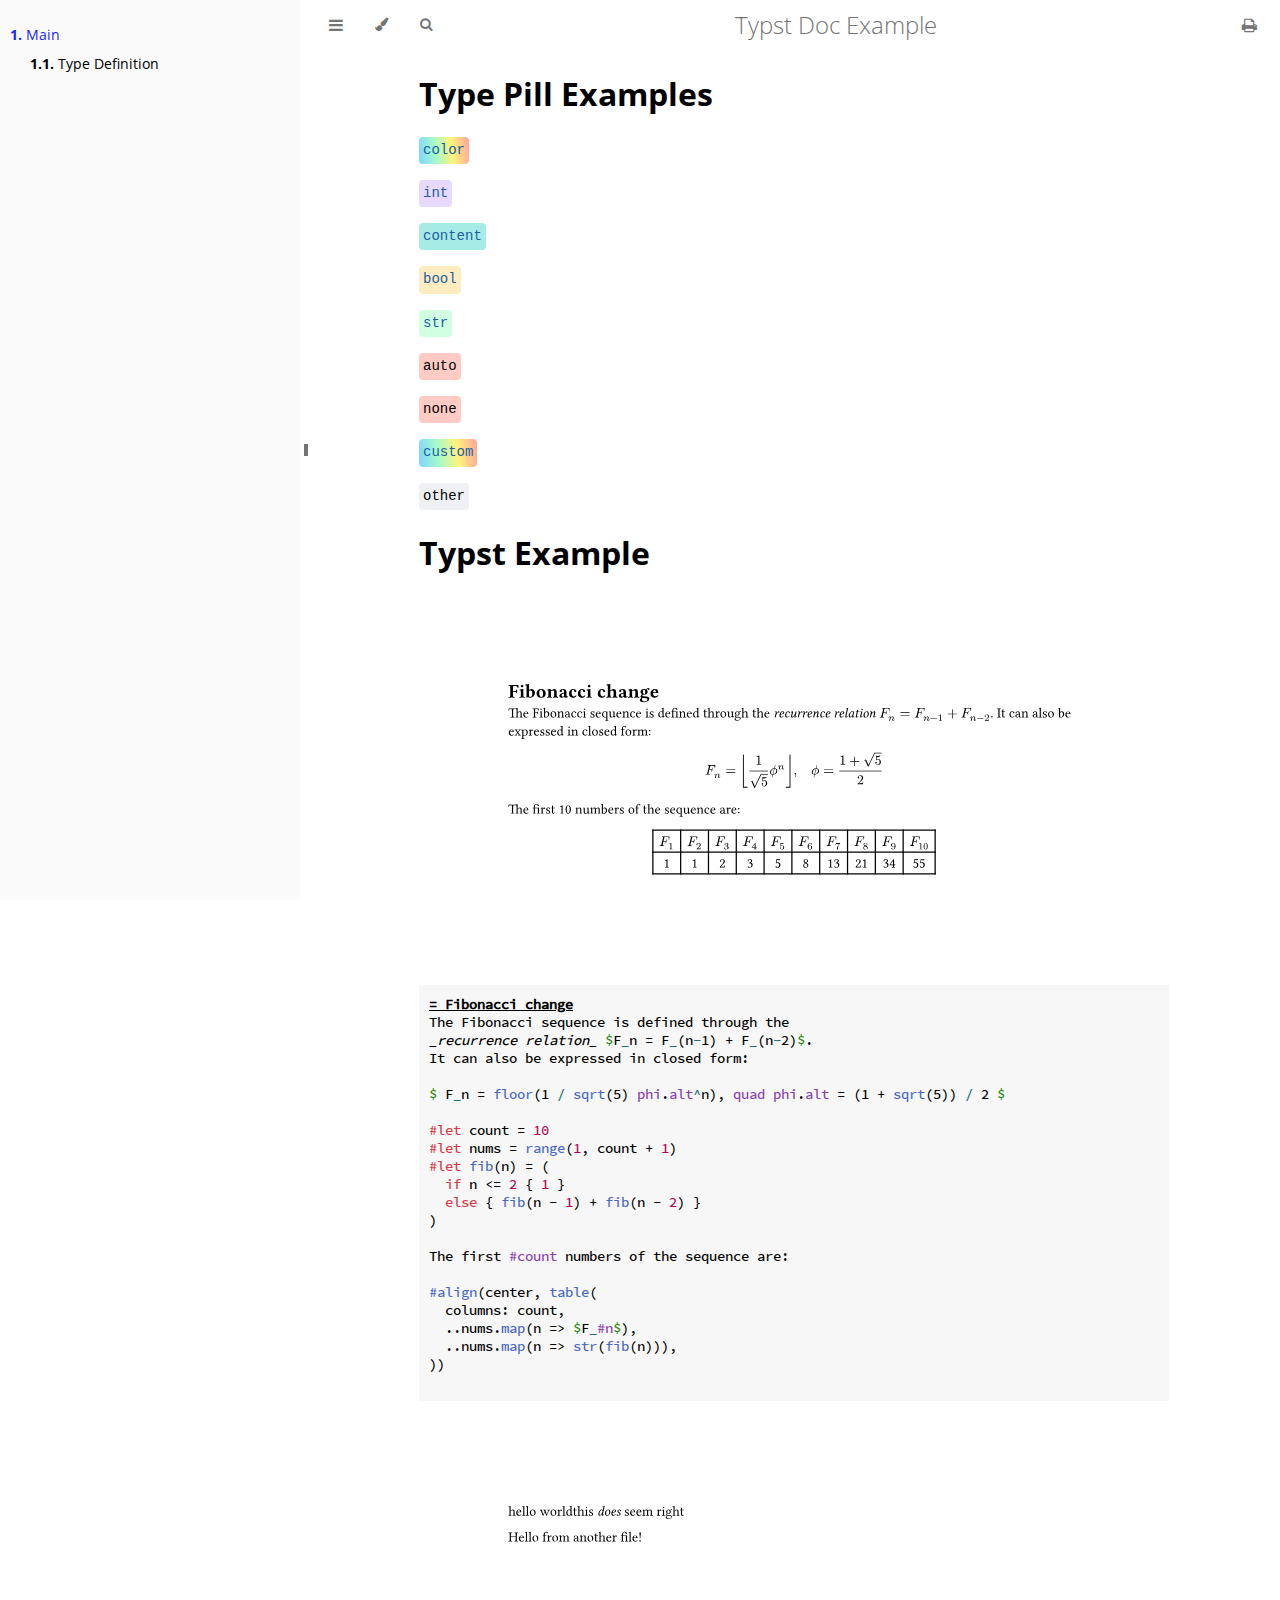
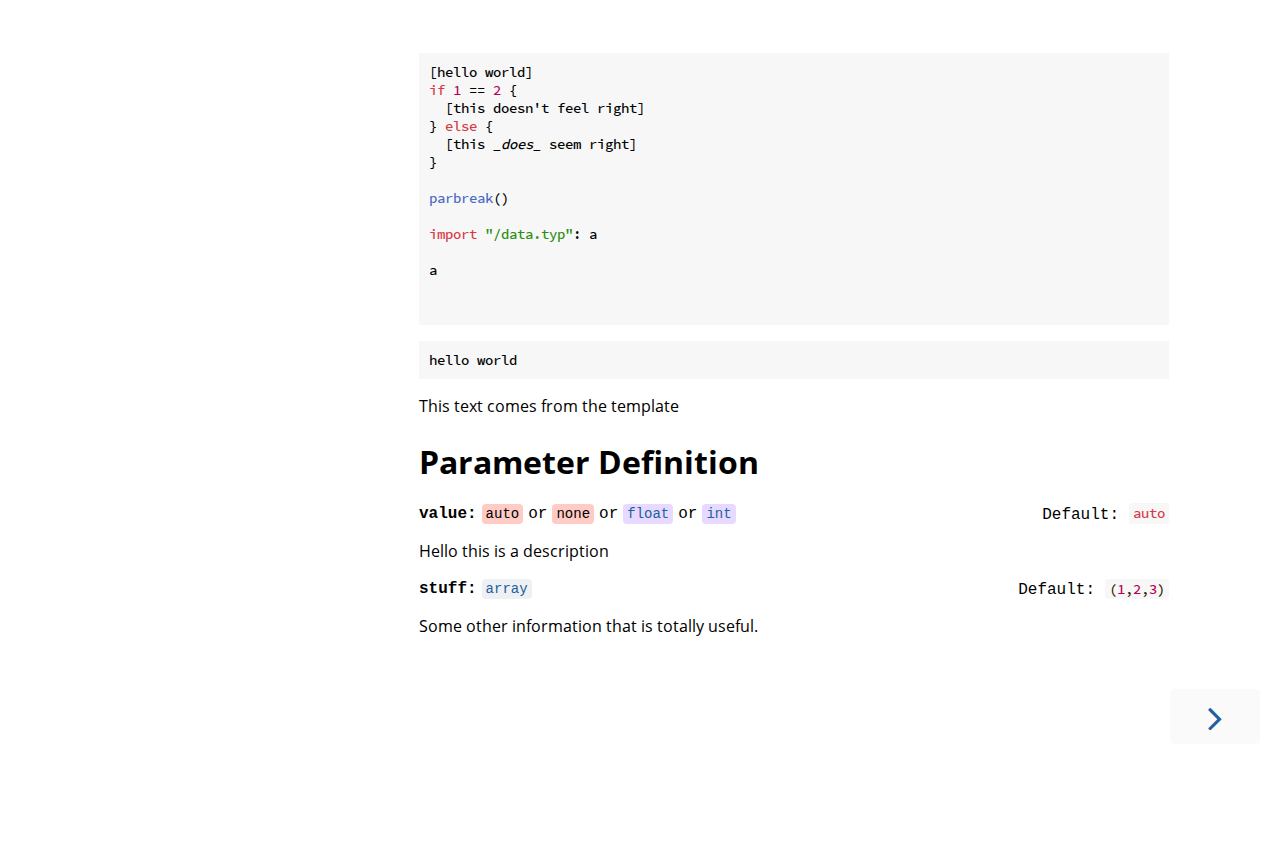
<file: main/index.html>
<!DOCTYPE HTML>
<html lang="en" class="light" dir="ltr">
    <head>
        <!-- Book generated using mdBook -->
        <meta charset="UTF-8">
        <title>Main - Typst Doc Example</title>


        <!-- Custom HTML head -->
        
        <meta name="description" content="">
        <meta name="viewport" content="width=device-width, initial-scale=1">
        <meta name="theme-color" content="#ffffff">

        <link rel="icon" href="favicon.svg">
        <link rel="shortcut icon" href="favicon.png">
        <link rel="stylesheet" href="css/variables.css">
        <link rel="stylesheet" href="css/general.css">
        <link rel="stylesheet" href="css/chrome.css">
        <link rel="stylesheet" href="css/print.css" media="print">

        <!-- Fonts -->
        <link rel="stylesheet" href="FontAwesome/css/font-awesome.css">
        <link rel="stylesheet" href="fonts/fonts.css">

        <!-- Highlight.js Stylesheets -->
        <link rel="stylesheet" href="highlight.css">
        <link rel="stylesheet" href="tomorrow-night.css">
        <link rel="stylesheet" href="ayu-highlight.css">

        <!-- Custom theme stylesheets -->
        <link rel="stylesheet" href="typst-doc.css">

    </head>
    <body class="sidebar-visible no-js">
    <div id="body-container">
        <!-- Provide site root to javascript -->
        <script>
            var path_to_root = "";
            var default_theme = window.matchMedia("(prefers-color-scheme: dark)").matches ? "navy" : "light";
        </script>

        <!-- Work around some values being stored in localStorage wrapped in quotes -->
        <script>
            try {
                var theme = localStorage.getItem('mdbook-theme');
                var sidebar = localStorage.getItem('mdbook-sidebar');

                if (theme.startsWith('"') && theme.endsWith('"')) {
                    localStorage.setItem('mdbook-theme', theme.slice(1, theme.length - 1));
                }

                if (sidebar.startsWith('"') && sidebar.endsWith('"')) {
                    localStorage.setItem('mdbook-sidebar', sidebar.slice(1, sidebar.length - 1));
                }
            } catch (e) { }
        </script>

        <!-- Set the theme before any content is loaded, prevents flash -->
        <script>
            var theme;
            try { theme = localStorage.getItem('mdbook-theme'); } catch(e) { }
            if (theme === null || theme === undefined) { theme = default_theme; }
            var html = document.querySelector('html');
            html.classList.remove('light')
            html.classList.add(theme);
            var body = document.querySelector('body');
            body.classList.remove('no-js')
            body.classList.add('js');
        </script>

        <input type="checkbox" id="sidebar-toggle-anchor" class="hidden">

        <!-- Hide / unhide sidebar before it is displayed -->
        <script>
            var body = document.querySelector('body');
            var sidebar = null;
            var sidebar_toggle = document.getElementById("sidebar-toggle-anchor");
            if (document.body.clientWidth >= 1080) {
                try { sidebar = localStorage.getItem('mdbook-sidebar'); } catch(e) { }
                sidebar = sidebar || 'visible';
            } else {
                sidebar = 'hidden';
            }
            sidebar_toggle.checked = sidebar === 'visible';
            body.classList.remove('sidebar-visible');
            body.classList.add("sidebar-" + sidebar);
        </script>

        <nav id="sidebar" class="sidebar" aria-label="Table of contents">
            <div class="sidebar-scrollbox">
                <ol class="chapter"><li class="chapter-item expanded "><a href="chapter_1.html" class="active"><strong aria-hidden="true">1.</strong> Main</a></li><li><ol class="section"><li class="chapter-item expanded "><a href="type_definition.html"><strong aria-hidden="true">1.1.</strong> Type Definition</a></li></ol></li></ol>
            </div>
            <div id="sidebar-resize-handle" class="sidebar-resize-handle">
                <div class="sidebar-resize-indicator"></div>
            </div>
        </nav>

        <!-- Track and set sidebar scroll position -->
        <script>
            var sidebarScrollbox = document.querySelector('#sidebar .sidebar-scrollbox');
            sidebarScrollbox.addEventListener('click', function(e) {
                if (e.target.tagName === 'A') {
                    sessionStorage.setItem('sidebar-scroll', sidebarScrollbox.scrollTop);
                }
            }, { passive: true });
            var sidebarScrollTop = sessionStorage.getItem('sidebar-scroll');
            sessionStorage.removeItem('sidebar-scroll');
            if (sidebarScrollTop) {
                // preserve sidebar scroll position when navigating via links within sidebar
                sidebarScrollbox.scrollTop = sidebarScrollTop;
            } else {
                // scroll sidebar to current active section when navigating via "next/previous chapter" buttons
                var activeSection = document.querySelector('#sidebar .active');
                if (activeSection) {
                    activeSection.scrollIntoView({ block: 'center' });
                }
            }
        </script>

        <div id="page-wrapper" class="page-wrapper">

            <div class="page">
                                <div id="menu-bar-hover-placeholder"></div>
                <div id="menu-bar" class="menu-bar sticky">
                    <div class="left-buttons">
                        <label id="sidebar-toggle" class="icon-button" for="sidebar-toggle-anchor" title="Toggle Table of Contents" aria-label="Toggle Table of Contents" aria-controls="sidebar">
                            <i class="fa fa-bars"></i>
                        </label>
                        <button id="theme-toggle" class="icon-button" type="button" title="Change theme" aria-label="Change theme" aria-haspopup="true" aria-expanded="false" aria-controls="theme-list">
                            <i class="fa fa-paint-brush"></i>
                        </button>
                        <ul id="theme-list" class="theme-popup" aria-label="Themes" role="menu">
                            <li role="none"><button role="menuitem" class="theme" id="light">Light</button></li>
                            <li role="none"><button role="menuitem" class="theme" id="rust">Rust</button></li>
                            <li role="none"><button role="menuitem" class="theme" id="coal">Coal</button></li>
                            <li role="none"><button role="menuitem" class="theme" id="navy">Navy</button></li>
                            <li role="none"><button role="menuitem" class="theme" id="ayu">Ayu</button></li>
                        </ul>
                        <button id="search-toggle" class="icon-button" type="button" title="Search. (Shortkey: s)" aria-label="Toggle Searchbar" aria-expanded="false" aria-keyshortcuts="S" aria-controls="searchbar">
                            <i class="fa fa-search"></i>
                        </button>
                    </div>

                    <h1 class="menu-title">Typst Doc Example</h1>

                    <div class="right-buttons">
                        <a href="print.html" title="Print this book" aria-label="Print this book">
                            <i id="print-button" class="fa fa-print"></i>
                        </a>

                    </div>
                </div>

                <div id="search-wrapper" class="hidden">
                    <form id="searchbar-outer" class="searchbar-outer">
                        <input type="search" id="searchbar" name="searchbar" placeholder="Search this book ..." aria-controls="searchresults-outer" aria-describedby="searchresults-header">
                    </form>
                    <div id="searchresults-outer" class="searchresults-outer hidden">
                        <div id="searchresults-header" class="searchresults-header"></div>
                        <ul id="searchresults">
                        </ul>
                    </div>
                </div>

                <!-- Apply ARIA attributes after the sidebar and the sidebar toggle button are added to the DOM -->
                <script>
                    document.getElementById('sidebar-toggle').setAttribute('aria-expanded', sidebar === 'visible');
                    document.getElementById('sidebar').setAttribute('aria-hidden', sidebar !== 'visible');
                    Array.from(document.querySelectorAll('#sidebar a')).forEach(function(link) {
                        link.setAttribute('tabIndex', sidebar === 'visible' ? 0 : -1);
                    });
                </script>

                <div id="content" class="content">
                    <main>
                        <h1 id="type-pill-examples"><a class="header" href="#type-pill-examples">Type Pill Examples</a></h1>
<p><a href='https://typst.app/docs/reference/visualize/color/' class='typst type type-color'>color</a></p>
<p><a href='https://typst.app/docs/reference/foundations/int/' class='typst type type-num'>int</a></p>
<p><a href='https://typst.app/docs/reference/foundations/content/' class='typst type type-con'>content</a></p>
<p><a href='https://typst.app/docs/reference/foundations/bool/' class='typst type type-bool'>bool</a></p>
<p><a href='https://typst.app/docs/reference/foundations/str/' class='typst type type-str'>str</a></p>
<p><a href='' class='typst type type-keyword'>auto</a></p>
<p><a href='' class='typst type type-keyword'>none</a></p>
<p><a href='/mdbook-typst-doc/type_definition.html' class='typst type type-color'>custom</a></p>
<p><a href='' class='typst type type-obj'>other</a></p>
<h1 id="typst-example"><a class="header" href="#typst-example">Typst Example</a></h1>
<p><img src="src/../mdbook-typst-doc/efd8a.svg" alt="" /></p>
<pre><code><span class="typ-heading">= Fibonacci change</span>
The Fibonacci sequence is defined through the
<span class="typ-emph">_recurrence relation_</span> <span class="typ-math-delim">$</span>F<span class="typ-math-op">_</span>n = F<span class="typ-math-op">_</span><span class="typ-punct">(</span>n<span class="typ-escape">-</span>1<span class="typ-punct">)</span> + F<span class="typ-math-op">_</span><span class="typ-punct">(</span>n<span class="typ-escape">-</span>2<span class="typ-punct">)</span><span class="typ-math-delim">$</span>.
It can also be expressed in closed form:

<span class="typ-math-delim">$</span> F<span class="typ-math-op">_</span>n = <span class="typ-func">floor</span><span class="typ-punct">(</span>1 <span class="typ-math-op">/</span> <span class="typ-func">sqrt</span><span class="typ-punct">(</span>5<span class="typ-punct">)</span> <span class="typ-pol">phi</span><span class="typ-punct">.</span><span class="typ-pol">alt</span><span class="typ-math-op">^</span>n<span class="typ-punct">)</span>, <span class="typ-pol">quad</span> <span class="typ-pol">phi</span><span class="typ-punct">.</span><span class="typ-pol">alt</span> = <span class="typ-punct">(</span>1 + <span class="typ-func">sqrt</span><span class="typ-punct">(</span>5<span class="typ-punct">)</span><span class="typ-punct">)</span> <span class="typ-math-op">/</span> 2 <span class="typ-math-delim">$</span>

<span class="typ-key">#</span><span class="typ-key">let</span> count <span class="typ-op">=</span> <span class="typ-num">10</span>
<span class="typ-key">#</span><span class="typ-key">let</span> nums <span class="typ-op">=</span> <span class="typ-func">range</span><span class="typ-punct">(</span><span class="typ-num">1</span><span class="typ-punct">,</span> count <span class="typ-op">+</span> <span class="typ-num">1</span><span class="typ-punct">)</span>
<span class="typ-key">#</span><span class="typ-key">let</span> <span class="typ-func">fib</span><span class="typ-punct">(</span>n<span class="typ-punct">)</span> <span class="typ-op">=</span> <span class="typ-punct">(</span>
  <span class="typ-key">if</span> n <span class="typ-op">&lt;=</span> <span class="typ-num">2</span> <span class="typ-punct">{</span> <span class="typ-num">1</span> <span class="typ-punct">}</span>
  <span class="typ-key">else</span> <span class="typ-punct">{</span> <span class="typ-func">fib</span><span class="typ-punct">(</span>n <span class="typ-op">-</span> <span class="typ-num">1</span><span class="typ-punct">)</span> <span class="typ-op">+</span> <span class="typ-func">fib</span><span class="typ-punct">(</span>n <span class="typ-op">-</span> <span class="typ-num">2</span><span class="typ-punct">)</span> <span class="typ-punct">}</span>
<span class="typ-punct">)</span>

The first <span class="typ-pol">#</span><span class="typ-pol">count</span> numbers of the sequence are:

<span class="typ-func">#</span><span class="typ-func">align</span><span class="typ-punct">(</span>center<span class="typ-punct">,</span> <span class="typ-func">table</span><span class="typ-punct">(</span>
  columns<span class="typ-punct">:</span> count<span class="typ-punct">,</span>
  <span class="typ-op">..</span>nums<span class="typ-punct">.</span><span class="typ-func">map</span><span class="typ-punct">(</span>n <span class="typ-op">=&gt;</span> <span class="typ-math-delim">$</span>F<span class="typ-math-op">_</span><span class="typ-pol">#</span><span class="typ-pol">n</span><span class="typ-math-delim">$</span><span class="typ-punct">)</span><span class="typ-punct">,</span>
  <span class="typ-op">..</span>nums<span class="typ-punct">.</span><span class="typ-func">map</span><span class="typ-punct">(</span>n <span class="typ-op">=&gt;</span> <span class="typ-func">str</span><span class="typ-punct">(</span><span class="typ-func">fib</span><span class="typ-punct">(</span>n<span class="typ-punct">)</span><span class="typ-punct">)</span><span class="typ-punct">)</span><span class="typ-punct">,</span>
<span class="typ-punct">)</span><span class="typ-punct">)</span>

</code></pre>
<p><img src="src/../mdbook-typst-doc/78e41.svg" alt="" /></p>
<pre><code><span class="typ-punct">[</span>hello world<span class="typ-punct">]</span>
<span class="typ-key">if</span> <span class="typ-num">1</span> <span class="typ-op">==</span> <span class="typ-num">2</span> <span class="typ-punct">{</span>
  <span class="typ-punct">[</span>this doesn&#39;t feel right<span class="typ-punct">]</span>
<span class="typ-punct">}</span> <span class="typ-key">else</span> <span class="typ-punct">{</span>
  <span class="typ-punct">[</span>this <span class="typ-emph">_does_</span> seem right<span class="typ-punct">]</span>
<span class="typ-punct">}</span>

<span class="typ-func">parbreak</span><span class="typ-punct">(</span><span class="typ-punct">)</span>

<span class="typ-key">import</span> <span class="typ-str">&quot;/data.typ&quot;</span><span class="typ-punct">:</span> a

a


</code></pre>
<pre><code>hello world
</code></pre>
<p>This text comes from the template</p>
<h1 id="parameter-definition"><a class="header" href="#parameter-definition">Parameter Definition</a></h1>
<div>
  <div class="parameter-details">
    <div class="main-details">
      <h4 id="value"><a class="header" href="#value">value:</a></h4>
      <a href='' class='typst type type-keyword'>auto</a>
       or 
      <a href='' class='typst type type-keyword'>none</a>
       or 
      <a href='https://typst.app/docs/reference/foundations/float/' class='typst type type-num'>float</a>
       or 
      <a href='https://typst.app/docs/reference/foundations/int/' class='typst type type-num'>int</a>
    </div>
    <span class="parameter-default">Default: <code><span class="typ-key">auto</span></code></span>
  </div>
  <p class="parameter-description">
Hello this is a description
</p>
</div>
<div>
  <div class="parameter-details">
    <div class="main-details">
      <h4 id="stuff"><a class="header" href="#stuff">stuff:</a></h4>
      <a href='https://typst.app/docs/reference/foundations/array/' class='typst type type-obj'>array</a>
    </div>
    <span class="parameter-default">Default: <code><span class="typ-punct">(</span><span class="typ-num">1</span><span class="typ-punct">,</span><span class="typ-num">2</span><span class="typ-punct">,</span><span class="typ-num">3</span><span class="typ-punct">)</span></code></span>
  </div>
  <p class="parameter-description">
Some other information that is totally useful.
</p>
</div>

                    </main>

                    <nav class="nav-wrapper" aria-label="Page navigation">
                        <!-- Mobile navigation buttons -->

                            <a rel="next prefetch" href="type_definition.html" class="mobile-nav-chapters next" title="Next chapter" aria-label="Next chapter" aria-keyshortcuts="Right">
                                <i class="fa fa-angle-right"></i>
                            </a>

                        <div style="clear: both"></div>
                    </nav>
                </div>
            </div>

            <nav class="nav-wide-wrapper" aria-label="Page navigation">

                    <a rel="next prefetch" href="type_definition.html" class="nav-chapters next" title="Next chapter" aria-label="Next chapter" aria-keyshortcuts="Right">
                        <i class="fa fa-angle-right"></i>
                    </a>
            </nav>

        </div>




        <script>
            window.playground_copyable = true;
        </script>


        <script src="elasticlunr.min.js"></script>
        <script src="mark.min.js"></script>
        <script src="searcher.js"></script>

        <script src="clipboard.min.js"></script>
        <script src="highlight.js"></script>
        <script src="book.js"></script>

        <!-- Custom JS scripts -->


    </div>
    </body>
</html>
</file>
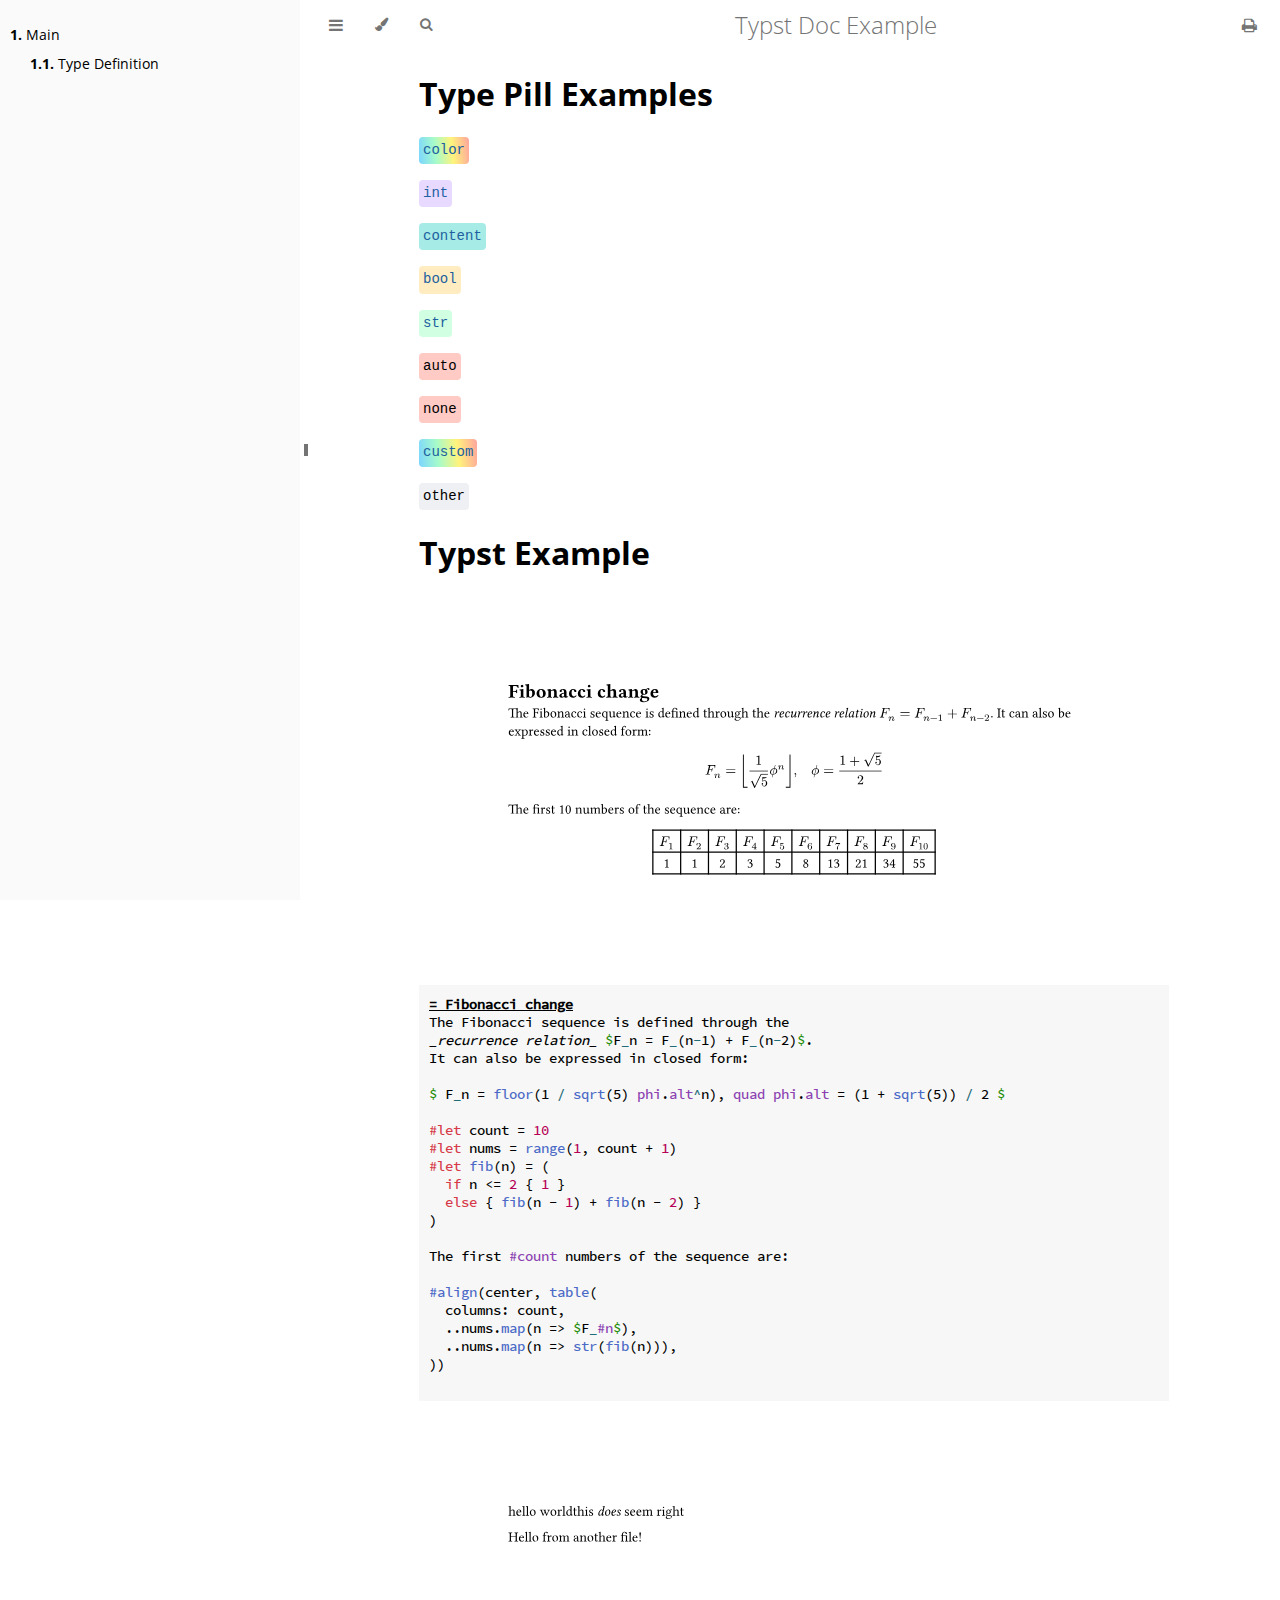
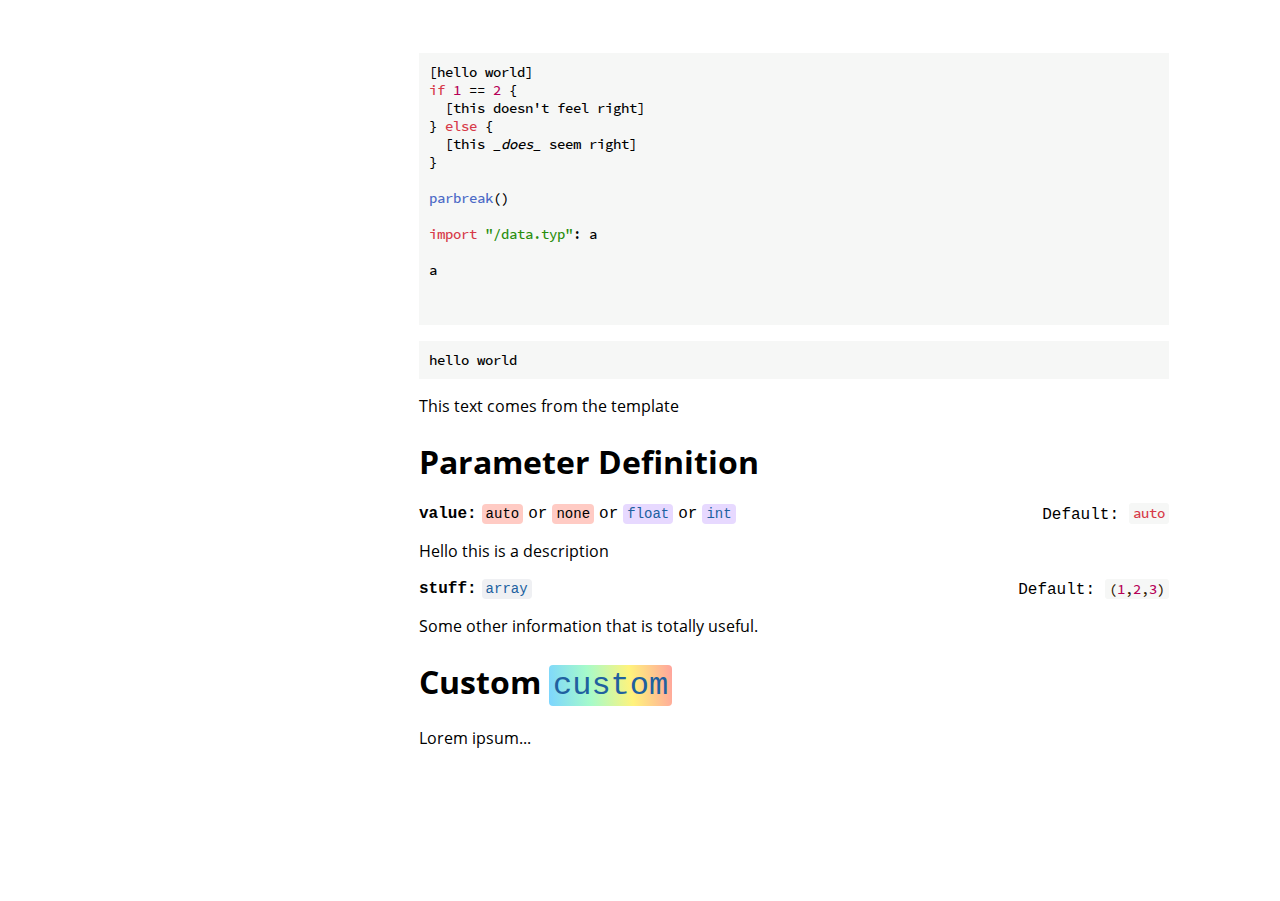
<file: main/print.html>
<!DOCTYPE HTML>
<html lang="en" class="light" dir="ltr">
    <head>
        <!-- Book generated using mdBook -->
        <meta charset="UTF-8">
        <title>Typst Doc Example</title>
        <meta name="robots" content="noindex">


        <!-- Custom HTML head -->
        
        <meta name="description" content="">
        <meta name="viewport" content="width=device-width, initial-scale=1">
        <meta name="theme-color" content="#ffffff">

        <link rel="icon" href="favicon.svg">
        <link rel="shortcut icon" href="favicon.png">
        <link rel="stylesheet" href="css/variables.css">
        <link rel="stylesheet" href="css/general.css">
        <link rel="stylesheet" href="css/chrome.css">
        <link rel="stylesheet" href="css/print.css" media="print">

        <!-- Fonts -->
        <link rel="stylesheet" href="FontAwesome/css/font-awesome.css">
        <link rel="stylesheet" href="fonts/fonts.css">

        <!-- Highlight.js Stylesheets -->
        <link rel="stylesheet" href="highlight.css">
        <link rel="stylesheet" href="tomorrow-night.css">
        <link rel="stylesheet" href="ayu-highlight.css">

        <!-- Custom theme stylesheets -->
        <link rel="stylesheet" href="typst-doc.css">

    </head>
    <body class="sidebar-visible no-js">
    <div id="body-container">
        <!-- Provide site root to javascript -->
        <script>
            var path_to_root = "";
            var default_theme = window.matchMedia("(prefers-color-scheme: dark)").matches ? "navy" : "light";
        </script>

        <!-- Work around some values being stored in localStorage wrapped in quotes -->
        <script>
            try {
                var theme = localStorage.getItem('mdbook-theme');
                var sidebar = localStorage.getItem('mdbook-sidebar');

                if (theme.startsWith('"') && theme.endsWith('"')) {
                    localStorage.setItem('mdbook-theme', theme.slice(1, theme.length - 1));
                }

                if (sidebar.startsWith('"') && sidebar.endsWith('"')) {
                    localStorage.setItem('mdbook-sidebar', sidebar.slice(1, sidebar.length - 1));
                }
            } catch (e) { }
        </script>

        <!-- Set the theme before any content is loaded, prevents flash -->
        <script>
            var theme;
            try { theme = localStorage.getItem('mdbook-theme'); } catch(e) { }
            if (theme === null || theme === undefined) { theme = default_theme; }
            var html = document.querySelector('html');
            html.classList.remove('light')
            html.classList.add(theme);
            var body = document.querySelector('body');
            body.classList.remove('no-js')
            body.classList.add('js');
        </script>

        <input type="checkbox" id="sidebar-toggle-anchor" class="hidden">

        <!-- Hide / unhide sidebar before it is displayed -->
        <script>
            var body = document.querySelector('body');
            var sidebar = null;
            var sidebar_toggle = document.getElementById("sidebar-toggle-anchor");
            if (document.body.clientWidth >= 1080) {
                try { sidebar = localStorage.getItem('mdbook-sidebar'); } catch(e) { }
                sidebar = sidebar || 'visible';
            } else {
                sidebar = 'hidden';
            }
            sidebar_toggle.checked = sidebar === 'visible';
            body.classList.remove('sidebar-visible');
            body.classList.add("sidebar-" + sidebar);
        </script>

        <nav id="sidebar" class="sidebar" aria-label="Table of contents">
            <div class="sidebar-scrollbox">
                <ol class="chapter"><li class="chapter-item expanded "><a href="chapter_1.html"><strong aria-hidden="true">1.</strong> Main</a></li><li><ol class="section"><li class="chapter-item expanded "><a href="type_definition.html"><strong aria-hidden="true">1.1.</strong> Type Definition</a></li></ol></li></ol>
            </div>
            <div id="sidebar-resize-handle" class="sidebar-resize-handle">
                <div class="sidebar-resize-indicator"></div>
            </div>
        </nav>

        <!-- Track and set sidebar scroll position -->
        <script>
            var sidebarScrollbox = document.querySelector('#sidebar .sidebar-scrollbox');
            sidebarScrollbox.addEventListener('click', function(e) {
                if (e.target.tagName === 'A') {
                    sessionStorage.setItem('sidebar-scroll', sidebarScrollbox.scrollTop);
                }
            }, { passive: true });
            var sidebarScrollTop = sessionStorage.getItem('sidebar-scroll');
            sessionStorage.removeItem('sidebar-scroll');
            if (sidebarScrollTop) {
                // preserve sidebar scroll position when navigating via links within sidebar
                sidebarScrollbox.scrollTop = sidebarScrollTop;
            } else {
                // scroll sidebar to current active section when navigating via "next/previous chapter" buttons
                var activeSection = document.querySelector('#sidebar .active');
                if (activeSection) {
                    activeSection.scrollIntoView({ block: 'center' });
                }
            }
        </script>

        <div id="page-wrapper" class="page-wrapper">

            <div class="page">
                                <div id="menu-bar-hover-placeholder"></div>
                <div id="menu-bar" class="menu-bar sticky">
                    <div class="left-buttons">
                        <label id="sidebar-toggle" class="icon-button" for="sidebar-toggle-anchor" title="Toggle Table of Contents" aria-label="Toggle Table of Contents" aria-controls="sidebar">
                            <i class="fa fa-bars"></i>
                        </label>
                        <button id="theme-toggle" class="icon-button" type="button" title="Change theme" aria-label="Change theme" aria-haspopup="true" aria-expanded="false" aria-controls="theme-list">
                            <i class="fa fa-paint-brush"></i>
                        </button>
                        <ul id="theme-list" class="theme-popup" aria-label="Themes" role="menu">
                            <li role="none"><button role="menuitem" class="theme" id="light">Light</button></li>
                            <li role="none"><button role="menuitem" class="theme" id="rust">Rust</button></li>
                            <li role="none"><button role="menuitem" class="theme" id="coal">Coal</button></li>
                            <li role="none"><button role="menuitem" class="theme" id="navy">Navy</button></li>
                            <li role="none"><button role="menuitem" class="theme" id="ayu">Ayu</button></li>
                        </ul>
                        <button id="search-toggle" class="icon-button" type="button" title="Search. (Shortkey: s)" aria-label="Toggle Searchbar" aria-expanded="false" aria-keyshortcuts="S" aria-controls="searchbar">
                            <i class="fa fa-search"></i>
                        </button>
                    </div>

                    <h1 class="menu-title">Typst Doc Example</h1>

                    <div class="right-buttons">
                        <a href="print.html" title="Print this book" aria-label="Print this book">
                            <i id="print-button" class="fa fa-print"></i>
                        </a>

                    </div>
                </div>

                <div id="search-wrapper" class="hidden">
                    <form id="searchbar-outer" class="searchbar-outer">
                        <input type="search" id="searchbar" name="searchbar" placeholder="Search this book ..." aria-controls="searchresults-outer" aria-describedby="searchresults-header">
                    </form>
                    <div id="searchresults-outer" class="searchresults-outer hidden">
                        <div id="searchresults-header" class="searchresults-header"></div>
                        <ul id="searchresults">
                        </ul>
                    </div>
                </div>

                <!-- Apply ARIA attributes after the sidebar and the sidebar toggle button are added to the DOM -->
                <script>
                    document.getElementById('sidebar-toggle').setAttribute('aria-expanded', sidebar === 'visible');
                    document.getElementById('sidebar').setAttribute('aria-hidden', sidebar !== 'visible');
                    Array.from(document.querySelectorAll('#sidebar a')).forEach(function(link) {
                        link.setAttribute('tabIndex', sidebar === 'visible' ? 0 : -1);
                    });
                </script>

                <div id="content" class="content">
                    <main>
                        <h1 id="type-pill-examples"><a class="header" href="#type-pill-examples">Type Pill Examples</a></h1>
<p><a href='https://typst.app/docs/reference/visualize/color/' class='typst type type-color'>color</a></p>
<p><a href='https://typst.app/docs/reference/foundations/int/' class='typst type type-num'>int</a></p>
<p><a href='https://typst.app/docs/reference/foundations/content/' class='typst type type-con'>content</a></p>
<p><a href='https://typst.app/docs/reference/foundations/bool/' class='typst type type-bool'>bool</a></p>
<p><a href='https://typst.app/docs/reference/foundations/str/' class='typst type type-str'>str</a></p>
<p><a href='' class='typst type type-keyword'>auto</a></p>
<p><a href='' class='typst type type-keyword'>none</a></p>
<p><a href='/mdbook-typst-doc/type_definition.html' class='typst type type-color'>custom</a></p>
<p><a href='' class='typst type type-obj'>other</a></p>
<h1 id="typst-example"><a class="header" href="#typst-example">Typst Example</a></h1>
<p><img src="src/../mdbook-typst-doc/efd8a.svg" alt="" /></p>
<pre><code><span class="typ-heading">= Fibonacci change</span>
The Fibonacci sequence is defined through the
<span class="typ-emph">_recurrence relation_</span> <span class="typ-math-delim">$</span>F<span class="typ-math-op">_</span>n = F<span class="typ-math-op">_</span><span class="typ-punct">(</span>n<span class="typ-escape">-</span>1<span class="typ-punct">)</span> + F<span class="typ-math-op">_</span><span class="typ-punct">(</span>n<span class="typ-escape">-</span>2<span class="typ-punct">)</span><span class="typ-math-delim">$</span>.
It can also be expressed in closed form:

<span class="typ-math-delim">$</span> F<span class="typ-math-op">_</span>n = <span class="typ-func">floor</span><span class="typ-punct">(</span>1 <span class="typ-math-op">/</span> <span class="typ-func">sqrt</span><span class="typ-punct">(</span>5<span class="typ-punct">)</span> <span class="typ-pol">phi</span><span class="typ-punct">.</span><span class="typ-pol">alt</span><span class="typ-math-op">^</span>n<span class="typ-punct">)</span>, <span class="typ-pol">quad</span> <span class="typ-pol">phi</span><span class="typ-punct">.</span><span class="typ-pol">alt</span> = <span class="typ-punct">(</span>1 + <span class="typ-func">sqrt</span><span class="typ-punct">(</span>5<span class="typ-punct">)</span><span class="typ-punct">)</span> <span class="typ-math-op">/</span> 2 <span class="typ-math-delim">$</span>

<span class="typ-key">#</span><span class="typ-key">let</span> count <span class="typ-op">=</span> <span class="typ-num">10</span>
<span class="typ-key">#</span><span class="typ-key">let</span> nums <span class="typ-op">=</span> <span class="typ-func">range</span><span class="typ-punct">(</span><span class="typ-num">1</span><span class="typ-punct">,</span> count <span class="typ-op">+</span> <span class="typ-num">1</span><span class="typ-punct">)</span>
<span class="typ-key">#</span><span class="typ-key">let</span> <span class="typ-func">fib</span><span class="typ-punct">(</span>n<span class="typ-punct">)</span> <span class="typ-op">=</span> <span class="typ-punct">(</span>
  <span class="typ-key">if</span> n <span class="typ-op">&lt;=</span> <span class="typ-num">2</span> <span class="typ-punct">{</span> <span class="typ-num">1</span> <span class="typ-punct">}</span>
  <span class="typ-key">else</span> <span class="typ-punct">{</span> <span class="typ-func">fib</span><span class="typ-punct">(</span>n <span class="typ-op">-</span> <span class="typ-num">1</span><span class="typ-punct">)</span> <span class="typ-op">+</span> <span class="typ-func">fib</span><span class="typ-punct">(</span>n <span class="typ-op">-</span> <span class="typ-num">2</span><span class="typ-punct">)</span> <span class="typ-punct">}</span>
<span class="typ-punct">)</span>

The first <span class="typ-pol">#</span><span class="typ-pol">count</span> numbers of the sequence are:

<span class="typ-func">#</span><span class="typ-func">align</span><span class="typ-punct">(</span>center<span class="typ-punct">,</span> <span class="typ-func">table</span><span class="typ-punct">(</span>
  columns<span class="typ-punct">:</span> count<span class="typ-punct">,</span>
  <span class="typ-op">..</span>nums<span class="typ-punct">.</span><span class="typ-func">map</span><span class="typ-punct">(</span>n <span class="typ-op">=&gt;</span> <span class="typ-math-delim">$</span>F<span class="typ-math-op">_</span><span class="typ-pol">#</span><span class="typ-pol">n</span><span class="typ-math-delim">$</span><span class="typ-punct">)</span><span class="typ-punct">,</span>
  <span class="typ-op">..</span>nums<span class="typ-punct">.</span><span class="typ-func">map</span><span class="typ-punct">(</span>n <span class="typ-op">=&gt;</span> <span class="typ-func">str</span><span class="typ-punct">(</span><span class="typ-func">fib</span><span class="typ-punct">(</span>n<span class="typ-punct">)</span><span class="typ-punct">)</span><span class="typ-punct">)</span><span class="typ-punct">,</span>
<span class="typ-punct">)</span><span class="typ-punct">)</span>

</code></pre>
<p><img src="src/../mdbook-typst-doc/78e41.svg" alt="" /></p>
<pre><code><span class="typ-punct">[</span>hello world<span class="typ-punct">]</span>
<span class="typ-key">if</span> <span class="typ-num">1</span> <span class="typ-op">==</span> <span class="typ-num">2</span> <span class="typ-punct">{</span>
  <span class="typ-punct">[</span>this doesn&#39;t feel right<span class="typ-punct">]</span>
<span class="typ-punct">}</span> <span class="typ-key">else</span> <span class="typ-punct">{</span>
  <span class="typ-punct">[</span>this <span class="typ-emph">_does_</span> seem right<span class="typ-punct">]</span>
<span class="typ-punct">}</span>

<span class="typ-func">parbreak</span><span class="typ-punct">(</span><span class="typ-punct">)</span>

<span class="typ-key">import</span> <span class="typ-str">&quot;/data.typ&quot;</span><span class="typ-punct">:</span> a

a


</code></pre>
<pre><code>hello world
</code></pre>
<p>This text comes from the template</p>
<h1 id="parameter-definition"><a class="header" href="#parameter-definition">Parameter Definition</a></h1>
<div>
  <div class="parameter-details">
    <div class="main-details">
      <h4 id="value"><a class="header" href="#value">value:</a></h4>
      <a href='' class='typst type type-keyword'>auto</a>
       or 
      <a href='' class='typst type type-keyword'>none</a>
       or 
      <a href='https://typst.app/docs/reference/foundations/float/' class='typst type type-num'>float</a>
       or 
      <a href='https://typst.app/docs/reference/foundations/int/' class='typst type type-num'>int</a>
    </div>
    <span class="parameter-default">Default: <code><span class="typ-key">auto</span></code></span>
  </div>
  <p class="parameter-description">
Hello this is a description
</p>
</div>
<div>
  <div class="parameter-details">
    <div class="main-details">
      <h4 id="stuff"><a class="header" href="#stuff">stuff:</a></h4>
      <a href='https://typst.app/docs/reference/foundations/array/' class='typst type type-obj'>array</a>
    </div>
    <span class="parameter-default">Default: <code><span class="typ-punct">(</span><span class="typ-num">1</span><span class="typ-punct">,</span><span class="typ-num">2</span><span class="typ-punct">,</span><span class="typ-num">3</span><span class="typ-punct">)</span></code></span>
  </div>
  <p class="parameter-description">
Some other information that is totally useful.
</p>
</div>
<div style="break-before: page; page-break-before: always;"></div><h1 id="custom-custom"><a class="header" href="#custom-custom">Custom <a href='/mdbook-typst-doc/type_definition.html' class='typst type type-color'>custom</a></a></h1>
<p>Lorem ipsum...</p>

                    </main>

                    <nav class="nav-wrapper" aria-label="Page navigation">
                        <!-- Mobile navigation buttons -->


                        <div style="clear: both"></div>
                    </nav>
                </div>
            </div>

            <nav class="nav-wide-wrapper" aria-label="Page navigation">

            </nav>

        </div>




        <script>
            window.playground_copyable = true;
        </script>


        <script src="elasticlunr.min.js"></script>
        <script src="mark.min.js"></script>
        <script src="searcher.js"></script>

        <script src="clipboard.min.js"></script>
        <script src="highlight.js"></script>
        <script src="book.js"></script>

        <!-- Custom JS scripts -->

        <script>
        window.addEventListener('load', function() {
            window.setTimeout(window.print, 100);
        });
        </script>

    </div>
    </body>
</html>
</file>
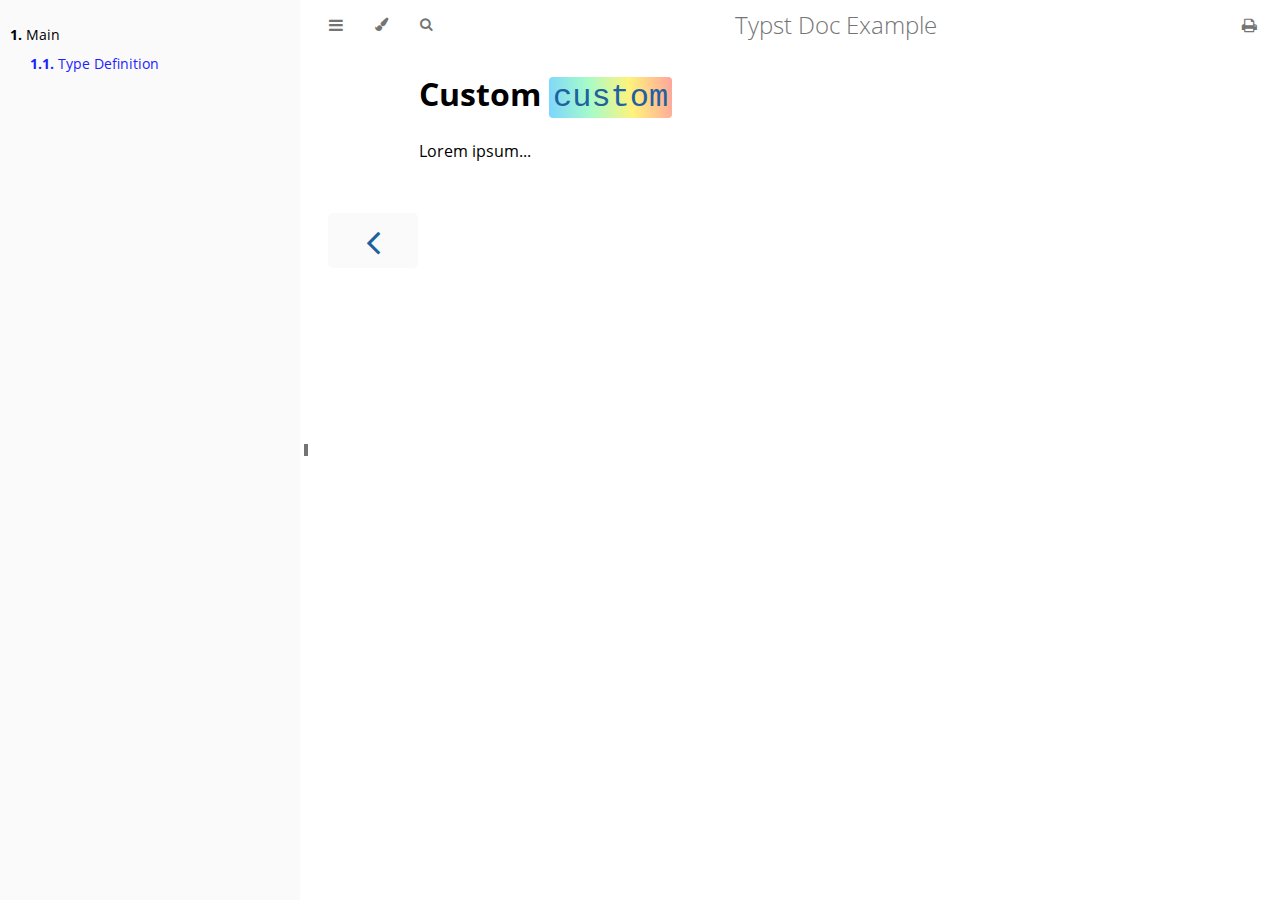
<file: main/type_definition.html>
<!DOCTYPE HTML>
<html lang="en" class="light" dir="ltr">
    <head>
        <!-- Book generated using mdBook -->
        <meta charset="UTF-8">
        <title>Type Definition - Typst Doc Example</title>


        <!-- Custom HTML head -->
        
        <meta name="description" content="">
        <meta name="viewport" content="width=device-width, initial-scale=1">
        <meta name="theme-color" content="#ffffff">

        <link rel="icon" href="favicon.svg">
        <link rel="shortcut icon" href="favicon.png">
        <link rel="stylesheet" href="css/variables.css">
        <link rel="stylesheet" href="css/general.css">
        <link rel="stylesheet" href="css/chrome.css">
        <link rel="stylesheet" href="css/print.css" media="print">

        <!-- Fonts -->
        <link rel="stylesheet" href="FontAwesome/css/font-awesome.css">
        <link rel="stylesheet" href="fonts/fonts.css">

        <!-- Highlight.js Stylesheets -->
        <link rel="stylesheet" href="highlight.css">
        <link rel="stylesheet" href="tomorrow-night.css">
        <link rel="stylesheet" href="ayu-highlight.css">

        <!-- Custom theme stylesheets -->
        <link rel="stylesheet" href="typst-doc.css">

    </head>
    <body class="sidebar-visible no-js">
    <div id="body-container">
        <!-- Provide site root to javascript -->
        <script>
            var path_to_root = "";
            var default_theme = window.matchMedia("(prefers-color-scheme: dark)").matches ? "navy" : "light";
        </script>

        <!-- Work around some values being stored in localStorage wrapped in quotes -->
        <script>
            try {
                var theme = localStorage.getItem('mdbook-theme');
                var sidebar = localStorage.getItem('mdbook-sidebar');

                if (theme.startsWith('"') && theme.endsWith('"')) {
                    localStorage.setItem('mdbook-theme', theme.slice(1, theme.length - 1));
                }

                if (sidebar.startsWith('"') && sidebar.endsWith('"')) {
                    localStorage.setItem('mdbook-sidebar', sidebar.slice(1, sidebar.length - 1));
                }
            } catch (e) { }
        </script>

        <!-- Set the theme before any content is loaded, prevents flash -->
        <script>
            var theme;
            try { theme = localStorage.getItem('mdbook-theme'); } catch(e) { }
            if (theme === null || theme === undefined) { theme = default_theme; }
            var html = document.querySelector('html');
            html.classList.remove('light')
            html.classList.add(theme);
            var body = document.querySelector('body');
            body.classList.remove('no-js')
            body.classList.add('js');
        </script>

        <input type="checkbox" id="sidebar-toggle-anchor" class="hidden">

        <!-- Hide / unhide sidebar before it is displayed -->
        <script>
            var body = document.querySelector('body');
            var sidebar = null;
            var sidebar_toggle = document.getElementById("sidebar-toggle-anchor");
            if (document.body.clientWidth >= 1080) {
                try { sidebar = localStorage.getItem('mdbook-sidebar'); } catch(e) { }
                sidebar = sidebar || 'visible';
            } else {
                sidebar = 'hidden';
            }
            sidebar_toggle.checked = sidebar === 'visible';
            body.classList.remove('sidebar-visible');
            body.classList.add("sidebar-" + sidebar);
        </script>

        <nav id="sidebar" class="sidebar" aria-label="Table of contents">
            <div class="sidebar-scrollbox">
                <ol class="chapter"><li class="chapter-item expanded "><a href="chapter_1.html"><strong aria-hidden="true">1.</strong> Main</a></li><li><ol class="section"><li class="chapter-item expanded "><a href="type_definition.html" class="active"><strong aria-hidden="true">1.1.</strong> Type Definition</a></li></ol></li></ol>
            </div>
            <div id="sidebar-resize-handle" class="sidebar-resize-handle">
                <div class="sidebar-resize-indicator"></div>
            </div>
        </nav>

        <!-- Track and set sidebar scroll position -->
        <script>
            var sidebarScrollbox = document.querySelector('#sidebar .sidebar-scrollbox');
            sidebarScrollbox.addEventListener('click', function(e) {
                if (e.target.tagName === 'A') {
                    sessionStorage.setItem('sidebar-scroll', sidebarScrollbox.scrollTop);
                }
            }, { passive: true });
            var sidebarScrollTop = sessionStorage.getItem('sidebar-scroll');
            sessionStorage.removeItem('sidebar-scroll');
            if (sidebarScrollTop) {
                // preserve sidebar scroll position when navigating via links within sidebar
                sidebarScrollbox.scrollTop = sidebarScrollTop;
            } else {
                // scroll sidebar to current active section when navigating via "next/previous chapter" buttons
                var activeSection = document.querySelector('#sidebar .active');
                if (activeSection) {
                    activeSection.scrollIntoView({ block: 'center' });
                }
            }
        </script>

        <div id="page-wrapper" class="page-wrapper">

            <div class="page">
                                <div id="menu-bar-hover-placeholder"></div>
                <div id="menu-bar" class="menu-bar sticky">
                    <div class="left-buttons">
                        <label id="sidebar-toggle" class="icon-button" for="sidebar-toggle-anchor" title="Toggle Table of Contents" aria-label="Toggle Table of Contents" aria-controls="sidebar">
                            <i class="fa fa-bars"></i>
                        </label>
                        <button id="theme-toggle" class="icon-button" type="button" title="Change theme" aria-label="Change theme" aria-haspopup="true" aria-expanded="false" aria-controls="theme-list">
                            <i class="fa fa-paint-brush"></i>
                        </button>
                        <ul id="theme-list" class="theme-popup" aria-label="Themes" role="menu">
                            <li role="none"><button role="menuitem" class="theme" id="light">Light</button></li>
                            <li role="none"><button role="menuitem" class="theme" id="rust">Rust</button></li>
                            <li role="none"><button role="menuitem" class="theme" id="coal">Coal</button></li>
                            <li role="none"><button role="menuitem" class="theme" id="navy">Navy</button></li>
                            <li role="none"><button role="menuitem" class="theme" id="ayu">Ayu</button></li>
                        </ul>
                        <button id="search-toggle" class="icon-button" type="button" title="Search. (Shortkey: s)" aria-label="Toggle Searchbar" aria-expanded="false" aria-keyshortcuts="S" aria-controls="searchbar">
                            <i class="fa fa-search"></i>
                        </button>
                    </div>

                    <h1 class="menu-title">Typst Doc Example</h1>

                    <div class="right-buttons">
                        <a href="print.html" title="Print this book" aria-label="Print this book">
                            <i id="print-button" class="fa fa-print"></i>
                        </a>

                    </div>
                </div>

                <div id="search-wrapper" class="hidden">
                    <form id="searchbar-outer" class="searchbar-outer">
                        <input type="search" id="searchbar" name="searchbar" placeholder="Search this book ..." aria-controls="searchresults-outer" aria-describedby="searchresults-header">
                    </form>
                    <div id="searchresults-outer" class="searchresults-outer hidden">
                        <div id="searchresults-header" class="searchresults-header"></div>
                        <ul id="searchresults">
                        </ul>
                    </div>
                </div>

                <!-- Apply ARIA attributes after the sidebar and the sidebar toggle button are added to the DOM -->
                <script>
                    document.getElementById('sidebar-toggle').setAttribute('aria-expanded', sidebar === 'visible');
                    document.getElementById('sidebar').setAttribute('aria-hidden', sidebar !== 'visible');
                    Array.from(document.querySelectorAll('#sidebar a')).forEach(function(link) {
                        link.setAttribute('tabIndex', sidebar === 'visible' ? 0 : -1);
                    });
                </script>

                <div id="content" class="content">
                    <main>
                        <h1 id="custom-custom"><a class="header" href="#custom-custom">Custom <a href='/mdbook-typst-doc/type_definition.html' class='typst type type-color'>custom</a></a></h1>
<p>Lorem ipsum...</p>

                    </main>

                    <nav class="nav-wrapper" aria-label="Page navigation">
                        <!-- Mobile navigation buttons -->
                            <a rel="prev" href="chapter_1.html" class="mobile-nav-chapters previous" title="Previous chapter" aria-label="Previous chapter" aria-keyshortcuts="Left">
                                <i class="fa fa-angle-left"></i>
                            </a>


                        <div style="clear: both"></div>
                    </nav>
                </div>
            </div>

            <nav class="nav-wide-wrapper" aria-label="Page navigation">
                    <a rel="prev" href="chapter_1.html" class="nav-chapters previous" title="Previous chapter" aria-label="Previous chapter" aria-keyshortcuts="Left">
                        <i class="fa fa-angle-left"></i>
                    </a>

            </nav>

        </div>




        <script>
            window.playground_copyable = true;
        </script>


        <script src="elasticlunr.min.js"></script>
        <script src="mark.min.js"></script>
        <script src="searcher.js"></script>

        <script src="clipboard.min.js"></script>
        <script src="highlight.js"></script>
        <script src="book.js"></script>

        <!-- Custom JS scripts -->


    </div>
    </body>
</html>
</file>
<file: main/css/variables.css>
/* Globals */

:root {
    --sidebar-width: 300px;
    --sidebar-resize-indicator-width: 8px;
    --sidebar-resize-indicator-space: 2px;
    --page-padding: 15px;
    --content-max-width: 750px;
    --menu-bar-height: 50px;
    --mono-font: "Source Code Pro", Consolas, "Ubuntu Mono", Menlo, "DejaVu Sans Mono", monospace, monospace;
    --code-font-size: 0.875em /* please adjust the ace font size accordingly in editor.js */
}

/* Themes */

.ayu {
    --bg: hsl(210, 25%, 8%);
    --fg: #c5c5c5;

    --sidebar-bg: #14191f;
    --sidebar-fg: #c8c9db;
    --sidebar-non-existant: #5c6773;
    --sidebar-active: #ffb454;
    --sidebar-spacer: #2d334f;

    --scrollbar: var(--sidebar-fg);

    --icons: #737480;
    --icons-hover: #b7b9cc;

    --links: #0096cf;

    --inline-code-color: #ffb454;

    --theme-popup-bg: #14191f;
    --theme-popup-border: #5c6773;
    --theme-hover: #191f26;

    --quote-bg: hsl(226, 15%, 17%);
    --quote-border: hsl(226, 15%, 22%);

    --warning-border: #ff8e00;

    --table-border-color: hsl(210, 25%, 13%);
    --table-header-bg: hsl(210, 25%, 28%);
    --table-alternate-bg: hsl(210, 25%, 11%);

    --searchbar-border-color: #848484;
    --searchbar-bg: #424242;
    --searchbar-fg: #fff;
    --searchbar-shadow-color: #d4c89f;
    --searchresults-header-fg: #666;
    --searchresults-border-color: #888;
    --searchresults-li-bg: #252932;
    --search-mark-bg: #e3b171;

    --color-scheme: dark;
}

.coal {
    --bg: hsl(200, 7%, 8%);
    --fg: #98a3ad;

    --sidebar-bg: #292c2f;
    --sidebar-fg: #a1adb8;
    --sidebar-non-existant: #505254;
    --sidebar-active: #3473ad;
    --sidebar-spacer: #393939;

    --scrollbar: var(--sidebar-fg);

    --icons: #43484d;
    --icons-hover: #b3c0cc;

    --links: #2b79a2;

    --inline-code-color: #c5c8c6;

    --theme-popup-bg: #141617;
    --theme-popup-border: #43484d;
    --theme-hover: #1f2124;

    --quote-bg: hsl(234, 21%, 18%);
    --quote-border: hsl(234, 21%, 23%);

    --warning-border: #ff8e00;

    --table-border-color: hsl(200, 7%, 13%);
    --table-header-bg: hsl(200, 7%, 28%);
    --table-alternate-bg: hsl(200, 7%, 11%);

    --searchbar-border-color: #aaa;
    --searchbar-bg: #b7b7b7;
    --searchbar-fg: #000;
    --searchbar-shadow-color: #aaa;
    --searchresults-header-fg: #666;
    --searchresults-border-color: #98a3ad;
    --searchresults-li-bg: #2b2b2f;
    --search-mark-bg: #355c7d;

    --color-scheme: dark;
}

.light {
    --bg: hsl(0, 0%, 100%);
    --fg: hsl(0, 0%, 0%);

    --sidebar-bg: #fafafa;
    --sidebar-fg: hsl(0, 0%, 0%);
    --sidebar-non-existant: #aaaaaa;
    --sidebar-active: #1f1fff;
    --sidebar-spacer: #f4f4f4;

    --scrollbar: #8F8F8F;

    --icons: #747474;
    --icons-hover: #000000;

    --links: #20609f;

    --inline-code-color: #301900;

    --theme-popup-bg: #fafafa;
    --theme-popup-border: #cccccc;
    --theme-hover: #e6e6e6;

    --quote-bg: hsl(197, 37%, 96%);
    --quote-border: hsl(197, 37%, 91%);

    --warning-border: #ff8e00;

    --table-border-color: hsl(0, 0%, 95%);
    --table-header-bg: hsl(0, 0%, 80%);
    --table-alternate-bg: hsl(0, 0%, 97%);

    --searchbar-border-color: #aaa;
    --searchbar-bg: #fafafa;
    --searchbar-fg: #000;
    --searchbar-shadow-color: #aaa;
    --searchresults-header-fg: #666;
    --searchresults-border-color: #888;
    --searchresults-li-bg: #e4f2fe;
    --search-mark-bg: #a2cff5;

    --color-scheme: light;
}

.navy {
    --bg: hsl(226, 23%, 11%);
    --fg: #bcbdd0;

    --sidebar-bg: #282d3f;
    --sidebar-fg: #c8c9db;
    --sidebar-non-existant: #505274;
    --sidebar-active: #2b79a2;
    --sidebar-spacer: #2d334f;

    --scrollbar: var(--sidebar-fg);

    --icons: #737480;
    --icons-hover: #b7b9cc;

    --links: #2b79a2;

    --inline-code-color: #c5c8c6;

    --theme-popup-bg: #161923;
    --theme-popup-border: #737480;
    --theme-hover: #282e40;

    --quote-bg: hsl(226, 15%, 17%);
    --quote-border: hsl(226, 15%, 22%);

    --warning-border: #ff8e00;

    --table-border-color: hsl(226, 23%, 16%);
    --table-header-bg: hsl(226, 23%, 31%);
    --table-alternate-bg: hsl(226, 23%, 14%);

    --searchbar-border-color: #aaa;
    --searchbar-bg: #aeaec6;
    --searchbar-fg: #000;
    --searchbar-shadow-color: #aaa;
    --searchresults-header-fg: #5f5f71;
    --searchresults-border-color: #5c5c68;
    --searchresults-li-bg: #242430;
    --search-mark-bg: #a2cff5;

    --color-scheme: dark;
}

.rust {
    --bg: hsl(60, 9%, 87%);
    --fg: #262625;

    --sidebar-bg: #3b2e2a;
    --sidebar-fg: #c8c9db;
    --sidebar-non-existant: #505254;
    --sidebar-active: #e69f67;
    --sidebar-spacer: #45373a;

    --scrollbar: var(--sidebar-fg);

    --icons: #737480;
    --icons-hover: #262625;

    --links: #2b79a2;

    --inline-code-color: #6e6b5e;

    --theme-popup-bg: #e1e1db;
    --theme-popup-border: #b38f6b;
    --theme-hover: #99908a;

    --quote-bg: hsl(60, 5%, 75%);
    --quote-border: hsl(60, 5%, 70%);

    --warning-border: #ff8e00;

    --table-border-color: hsl(60, 9%, 82%);
    --table-header-bg: #b3a497;
    --table-alternate-bg: hsl(60, 9%, 84%);

    --searchbar-border-color: #aaa;
    --searchbar-bg: #fafafa;
    --searchbar-fg: #000;
    --searchbar-shadow-color: #aaa;
    --searchresults-header-fg: #666;
    --searchresults-border-color: #888;
    --searchresults-li-bg: #dec2a2;
    --search-mark-bg: #e69f67;

    --color-scheme: light;
}

@media (prefers-color-scheme: dark) {
    .light.no-js {
        --bg: hsl(200, 7%, 8%);
        --fg: #98a3ad;

        --sidebar-bg: #292c2f;
        --sidebar-fg: #a1adb8;
        --sidebar-non-existant: #505254;
        --sidebar-active: #3473ad;
        --sidebar-spacer: #393939;

        --scrollbar: var(--sidebar-fg);

        --icons: #43484d;
        --icons-hover: #b3c0cc;

        --links: #2b79a2;

        --inline-code-color: #c5c8c6;

        --theme-popup-bg: #141617;
        --theme-popup-border: #43484d;
        --theme-hover: #1f2124;

        --quote-bg: hsl(234, 21%, 18%);
        --quote-border: hsl(234, 21%, 23%);

        --warning-border: #ff8e00;

        --table-border-color: hsl(200, 7%, 13%);
        --table-header-bg: hsl(200, 7%, 28%);
        --table-alternate-bg: hsl(200, 7%, 11%);

        --searchbar-border-color: #aaa;
        --searchbar-bg: #b7b7b7;
        --searchbar-fg: #000;
        --searchbar-shadow-color: #aaa;
        --searchresults-header-fg: #666;
        --searchresults-border-color: #98a3ad;
        --searchresults-li-bg: #2b2b2f;
        --search-mark-bg: #355c7d;
    }
}
</file>
<file: main/css/general.css>
/* Base styles and content styles */

@import 'variables.css';

:root {
    /* Browser default font-size is 16px, this way 1 rem = 10px */
    font-size: 62.5%;
    color-scheme: var(--color-scheme);
}

html {
    font-family: "Open Sans", sans-serif;
    color: var(--fg);
    background-color: var(--bg);
    text-size-adjust: none;
    -webkit-text-size-adjust: none;
}

body {
    margin: 0;
    font-size: 1.6rem;
    overflow-x: hidden;
}

code {
    font-family: var(--mono-font) !important;
    font-size: var(--code-font-size);
    direction: ltr !important;
}

/* make long words/inline code not x overflow */
main {
    overflow-wrap: break-word;
}

/* make wide tables scroll if they overflow */
.table-wrapper {
    overflow-x: auto;
}

/* Don't change font size in headers. */
h1 code, h2 code, h3 code, h4 code, h5 code, h6 code {
    font-size: unset;
}

.left { float: left; }
.right { float: right; }
.boring { opacity: 0.6; }
.hide-boring .boring { display: none; }
.hidden { display: none !important; }

h2, h3 { margin-block-start: 2.5em; }
h4, h5 { margin-block-start: 2em; }

.header + .header h3,
.header + .header h4,
.header + .header h5 {
    margin-block-start: 1em;
}

h1:target::before,
h2:target::before,
h3:target::before,
h4:target::before,
h5:target::before,
h6:target::before {
    display: inline-block;
    content: "»";
    margin-inline-start: -30px;
    width: 30px;
}

/* This is broken on Safari as of version 14, but is fixed
   in Safari Technology Preview 117 which I think will be Safari 14.2.
   https://bugs.webkit.org/show_bug.cgi?id=218076
*/
:target {
    /* Safari does not support logical properties */
    scroll-margin-top: calc(var(--menu-bar-height) + 0.5em);
}

.page {
    outline: 0;
    padding: 0 var(--page-padding);
    margin-block-start: calc(0px - var(--menu-bar-height)); /* Compensate for the #menu-bar-hover-placeholder */
}
.page-wrapper {
    box-sizing: border-box;
    background-color: var(--bg);
}
.no-js .page-wrapper,
.js:not(.sidebar-resizing) .page-wrapper {
    transition: margin-left 0.3s ease, transform 0.3s ease; /* Animation: slide away */
}
[dir=rtl] .js:not(.sidebar-resizing) .page-wrapper {
    transition: margin-right 0.3s ease, transform 0.3s ease; /* Animation: slide away */
}

.content {
    overflow-y: auto;
    padding: 0 5px 50px 5px;
}
.content main {
    margin-inline-start: auto;
    margin-inline-end: auto;
    max-width: var(--content-max-width);
}
.content p { line-height: 1.45em; }
.content ol { line-height: 1.45em; }
.content ul { line-height: 1.45em; }
.content a { text-decoration: none; }
.content a:hover { text-decoration: underline; }
.content img, .content video { max-width: 100%; }
.content .header:link,
.content .header:visited {
    color: var(--fg);
}
.content .header:link,
.content .header:visited:hover {
    text-decoration: none;
}

table {
    margin: 0 auto;
    border-collapse: collapse;
}
table td {
    padding: 3px 20px;
    border: 1px var(--table-border-color) solid;
}
table thead {
    background: var(--table-header-bg);
}
table thead td {
    font-weight: 700;
    border: none;
}
table thead th {
    padding: 3px 20px;
}
table thead tr {
    border: 1px var(--table-header-bg) solid;
}
/* Alternate background colors for rows */
table tbody tr:nth-child(2n) {
    background: var(--table-alternate-bg);
}


blockquote {
    margin: 20px 0;
    padding: 0 20px;
    color: var(--fg);
    background-color: var(--quote-bg);
    border-block-start: .1em solid var(--quote-border);
    border-block-end: .1em solid var(--quote-border);
}

.warning {
    margin: 20px;
    padding: 0 20px;
    border-inline-start: 2px solid var(--warning-border);
}

.warning:before {
    position: absolute;
    width: 3rem;
    height: 3rem;
    margin-inline-start: calc(-1.5rem - 21px);
    content: "ⓘ";
    text-align: center;
    background-color: var(--bg);
    color: var(--warning-border);
    font-weight: bold;
    font-size: 2rem;
}

blockquote .warning:before {
    background-color: var(--quote-bg);
}

kbd {
    background-color: var(--table-border-color);
    border-radius: 4px;
    border: solid 1px var(--theme-popup-border);
    box-shadow: inset 0 -1px 0 var(--theme-hover);
    display: inline-block;
    font-size: var(--code-font-size);
    font-family: var(--mono-font);
    line-height: 10px;
    padding: 4px 5px;
    vertical-align: middle;
}

:not(.footnote-definition) + .footnote-definition,
.footnote-definition + :not(.footnote-definition) {
    margin-block-start: 2em;
}
.footnote-definition {
    font-size: 0.9em;
    margin: 0.5em 0;
}
.footnote-definition p {
    display: inline;
}

.tooltiptext {
    position: absolute;
    visibility: hidden;
    color: #fff;
    background-color: #333;
    transform: translateX(-50%); /* Center by moving tooltip 50% of its width left */
    left: -8px; /* Half of the width of the icon */
    top: -35px;
    font-size: 0.8em;
    text-align: center;
    border-radius: 6px;
    padding: 5px 8px;
    margin: 5px;
    z-index: 1000;
}
.tooltipped .tooltiptext {
    visibility: visible;
}

.chapter li.part-title {
    color: var(--sidebar-fg);
    margin: 5px 0px;
    font-weight: bold;
}

.result-no-output {
    font-style: italic;
}
</file>
<file: main/css/chrome.css>
/* CSS for UI elements (a.k.a. chrome) */

@import 'variables.css';

html {
    scrollbar-color: var(--scrollbar) var(--bg);
}
#searchresults a,
.content a:link,
a:visited,
a > .hljs {
    color: var(--links);
}

/*
    body-container is necessary because mobile browsers don't seem to like
    overflow-x on the body tag when there is a <meta name="viewport"> tag.
*/
#body-container {
    /*
        This is used when the sidebar pushes the body content off the side of
        the screen on small screens. Without it, dragging on mobile Safari
        will want to reposition the viewport in a weird way.
    */
    overflow-x: clip;
}

/* Menu Bar */

#menu-bar,
#menu-bar-hover-placeholder {
    z-index: 101;
    margin: auto calc(0px - var(--page-padding));
}
#menu-bar {
    position: relative;
    display: flex;
    flex-wrap: wrap;
    background-color: var(--bg);
    border-block-end-color: var(--bg);
    border-block-end-width: 1px;
    border-block-end-style: solid;
}
#menu-bar.sticky,
.js #menu-bar-hover-placeholder:hover + #menu-bar,
.js #menu-bar:hover,
.js.sidebar-visible #menu-bar {
    position: -webkit-sticky;
    position: sticky;
    top: 0 !important;
}
#menu-bar-hover-placeholder {
    position: sticky;
    position: -webkit-sticky;
    top: 0;
    height: var(--menu-bar-height);
}
#menu-bar.bordered {
    border-block-end-color: var(--table-border-color);
}
#menu-bar i, #menu-bar .icon-button {
    position: relative;
    padding: 0 8px;
    z-index: 10;
    line-height: var(--menu-bar-height);
    cursor: pointer;
    transition: color 0.5s;
}
@media only screen and (max-width: 420px) {
    #menu-bar i, #menu-bar .icon-button {
        padding: 0 5px;
    }
}

.icon-button {
    border: none;
    background: none;
    padding: 0;
    color: inherit;
}
.icon-button i {
    margin: 0;
}

.right-buttons {
    margin: 0 15px;
}
.right-buttons a {
    text-decoration: none;
}

.left-buttons {
    display: flex;
    margin: 0 5px;
}
.no-js .left-buttons button {
    display: none;
}

.menu-title {
    display: inline-block;
    font-weight: 200;
    font-size: 2.4rem;
    line-height: var(--menu-bar-height);
    text-align: center;
    margin: 0;
    flex: 1;
    white-space: nowrap;
    overflow: hidden;
    text-overflow: ellipsis;
}
.js .menu-title {
    cursor: pointer;
}

.menu-bar,
.menu-bar:visited,
.nav-chapters,
.nav-chapters:visited,
.mobile-nav-chapters,
.mobile-nav-chapters:visited,
.menu-bar .icon-button,
.menu-bar a i {
    color: var(--icons);
}

.menu-bar i:hover,
.menu-bar .icon-button:hover,
.nav-chapters:hover,
.mobile-nav-chapters i:hover {
    color: var(--icons-hover);
}

/* Nav Icons */

.nav-chapters {
    font-size: 2.5em;
    text-align: center;
    text-decoration: none;

    position: fixed;
    top: 0;
    bottom: 0;
    margin: 0;
    max-width: 150px;
    min-width: 90px;

    display: flex;
    justify-content: center;
    align-content: center;
    flex-direction: column;

    transition: color 0.5s, background-color 0.5s;
}

.nav-chapters:hover {
    text-decoration: none;
    background-color: var(--theme-hover);
    transition: background-color 0.15s, color 0.15s;
}

.nav-wrapper {
    margin-block-start: 50px;
    display: none;
}

.mobile-nav-chapters {
    font-size: 2.5em;
    text-align: center;
    text-decoration: none;
    width: 90px;
    border-radius: 5px;
    background-color: var(--sidebar-bg);
}

/* Only Firefox supports flow-relative values */
.previous { float: left; }
[dir=rtl] .previous { float: right; }

/* Only Firefox supports flow-relative values */
.next {
    float: right;
    right: var(--page-padding);
}
[dir=rtl] .next {
    float: left;
    right: unset;
    left: var(--page-padding);
}

/* Use the correct buttons for RTL layouts*/
[dir=rtl] .previous i.fa-angle-left:before {content:"\f105";}
[dir=rtl] .next i.fa-angle-right:before { content:"\f104"; }

@media only screen and (max-width: 1080px) {
    .nav-wide-wrapper { display: none; }
    .nav-wrapper { display: block; }
}

/* sidebar-visible */
@media only screen and (max-width: 1380px) {
    #sidebar-toggle-anchor:checked ~ .page-wrapper .nav-wide-wrapper { display: none; }
    #sidebar-toggle-anchor:checked ~ .page-wrapper .nav-wrapper { display: block; }
}

/* Inline code */

:not(pre) > .hljs {
    display: inline;
    padding: 0.1em 0.3em;
    border-radius: 3px;
}

:not(pre):not(a) > .hljs {
    color: var(--inline-code-color);
    overflow-x: initial;
}

a:hover > .hljs {
    text-decoration: underline;
}

pre {
    position: relative;
}
pre > .buttons {
    position: absolute;
    z-index: 100;
    right: 0px;
    top: 2px;
    margin: 0px;
    padding: 2px 0px;

    color: var(--sidebar-fg);
    cursor: pointer;
    visibility: hidden;
    opacity: 0;
    transition: visibility 0.1s linear, opacity 0.1s linear;
}
pre:hover > .buttons {
    visibility: visible;
    opacity: 1
}
pre > .buttons :hover {
    color: var(--sidebar-active);
    border-color: var(--icons-hover);
    background-color: var(--theme-hover);
}
pre > .buttons i {
    margin-inline-start: 8px;
}
pre > .buttons button {
    cursor: inherit;
    margin: 0px 5px;
    padding: 3px 5px;
    font-size: 14px;

    border-style: solid;
    border-width: 1px;
    border-radius: 4px;
    border-color: var(--icons);
    background-color: var(--theme-popup-bg);
    transition: 100ms;
    transition-property: color,border-color,background-color;
    color: var(--icons);
}
@media (pointer: coarse) {
    pre > .buttons button {
        /* On mobile, make it easier to tap buttons. */
        padding: 0.3rem 1rem;
    }

    .sidebar-resize-indicator {
        /* Hide resize indicator on devices with limited accuracy */
        display: none;
    }
}
pre > code {
    display: block;
    padding: 1rem;
}

/* FIXME: ACE editors overlap their buttons because ACE does absolute
   positioning within the code block which breaks padding. The only solution I
   can think of is to move the padding to the outer pre tag (or insert a div
   wrapper), but that would require fixing a whole bunch of CSS rules.
*/
.hljs.ace_editor {
  padding: 0rem 0rem;
}

pre > .result {
    margin-block-start: 10px;
}

/* Search */

#searchresults a {
    text-decoration: none;
}

mark {
    border-radius: 2px;
    padding-block-start: 0;
    padding-block-end: 1px;
    padding-inline-start: 3px;
    padding-inline-end: 3px;
    margin-block-start: 0;
    margin-block-end: -1px;
    margin-inline-start: -3px;
    margin-inline-end: -3px;
    background-color: var(--search-mark-bg);
    transition: background-color 300ms linear;
    cursor: pointer;
}

mark.fade-out {
    background-color: rgba(0,0,0,0) !important;
    cursor: auto;
}

.searchbar-outer {
    margin-inline-start: auto;
    margin-inline-end: auto;
    max-width: var(--content-max-width);
}

#searchbar {
    width: 100%;
    margin-block-start: 5px;
    margin-block-end: 0;
    margin-inline-start: auto;
    margin-inline-end: auto;
    padding: 10px 16px;
    transition: box-shadow 300ms ease-in-out;
    border: 1px solid var(--searchbar-border-color);
    border-radius: 3px;
    background-color: var(--searchbar-bg);
    color: var(--searchbar-fg);
}
#searchbar:focus,
#searchbar.active {
    box-shadow: 0 0 3px var(--searchbar-shadow-color);
}

.searchresults-header {
    font-weight: bold;
    font-size: 1em;
    padding-block-start: 18px;
    padding-block-end: 0;
    padding-inline-start: 5px;
    padding-inline-end: 0;
    color: var(--searchresults-header-fg);
}

.searchresults-outer {
    margin-inline-start: auto;
    margin-inline-end: auto;
    max-width: var(--content-max-width);
    border-block-end: 1px dashed var(--searchresults-border-color);
}

ul#searchresults {
    list-style: none;
    padding-inline-start: 20px;
}
ul#searchresults li {
    margin: 10px 0px;
    padding: 2px;
    border-radius: 2px;
}
ul#searchresults li.focus {
    background-color: var(--searchresults-li-bg);
}
ul#searchresults span.teaser {
    display: block;
    clear: both;
    margin-block-start: 5px;
    margin-block-end: 0;
    margin-inline-start: 20px;
    margin-inline-end: 0;
    font-size: 0.8em;
}
ul#searchresults span.teaser em {
    font-weight: bold;
    font-style: normal;
}

/* Sidebar */

.sidebar {
    position: fixed;
    left: 0;
    top: 0;
    bottom: 0;
    width: var(--sidebar-width);
    font-size: 0.875em;
    box-sizing: border-box;
    -webkit-overflow-scrolling: touch;
    overscroll-behavior-y: contain;
    background-color: var(--sidebar-bg);
    color: var(--sidebar-fg);
}
[dir=rtl] .sidebar { left: unset; right: 0; }
.sidebar-resizing {
    -moz-user-select: none;
    -webkit-user-select: none;
    -ms-user-select: none;
    user-select: none;
}
.no-js .sidebar,
.js:not(.sidebar-resizing) .sidebar {
    transition: transform 0.3s; /* Animation: slide away */
}
.sidebar code {
    line-height: 2em;
}
.sidebar .sidebar-scrollbox {
    overflow-y: auto;
    position: absolute;
    top: 0;
    bottom: 0;
    left: 0;
    right: 0;
    padding: 10px 10px;
}
.sidebar .sidebar-resize-handle {
    position: absolute;
    cursor: col-resize;
    width: 0;
    right: calc(var(--sidebar-resize-indicator-width) * -1);
    top: 0;
    bottom: 0;
    display: flex;
    align-items: center;
}

.sidebar-resize-handle .sidebar-resize-indicator {
    width: 100%;
    height: 12px;
    background-color: var(--icons);
    margin-inline-start: var(--sidebar-resize-indicator-space);
}

[dir=rtl] .sidebar .sidebar-resize-handle {
    left: calc(var(--sidebar-resize-indicator-width) * -1);
    right: unset;
}
.js .sidebar .sidebar-resize-handle {
    cursor: col-resize;
    width: calc(var(--sidebar-resize-indicator-width) - var(--sidebar-resize-indicator-space));
}
/* sidebar-hidden */
#sidebar-toggle-anchor:not(:checked) ~ .sidebar {
    transform: translateX(calc(0px - var(--sidebar-width) - var(--sidebar-resize-indicator-width)));
    z-index: -1;
}
[dir=rtl] #sidebar-toggle-anchor:not(:checked) ~ .sidebar {
    transform: translateX(calc(var(--sidebar-width) + var(--sidebar-resize-indicator-width)));
}
.sidebar::-webkit-scrollbar {
    background: var(--sidebar-bg);
}
.sidebar::-webkit-scrollbar-thumb {
    background: var(--scrollbar);
}

/* sidebar-visible */
#sidebar-toggle-anchor:checked ~ .page-wrapper {
    transform: translateX(calc(var(--sidebar-width) + var(--sidebar-resize-indicator-width)));
}
[dir=rtl] #sidebar-toggle-anchor:checked ~ .page-wrapper {
    transform: translateX(calc(0px - var(--sidebar-width) - var(--sidebar-resize-indicator-width)));
}
@media only screen and (min-width: 620px) {
    #sidebar-toggle-anchor:checked ~ .page-wrapper {
        transform: none;
        margin-inline-start: calc(var(--sidebar-width) + var(--sidebar-resize-indicator-width));
    }
    [dir=rtl] #sidebar-toggle-anchor:checked ~ .page-wrapper {
        transform: none;
    }
}

.chapter {
    list-style: none outside none;
    padding-inline-start: 0;
    line-height: 2.2em;
}

.chapter ol {
    width: 100%;
}

.chapter li {
    display: flex;
    color: var(--sidebar-non-existant);
}
.chapter li a {
    display: block;
    padding: 0;
    text-decoration: none;
    color: var(--sidebar-fg);
}

.chapter li a:hover {
    color: var(--sidebar-active);
}

.chapter li a.active {
    color: var(--sidebar-active);
}

.chapter li > a.toggle {
    cursor: pointer;
    display: block;
    margin-inline-start: auto;
    padding: 0 10px;
    user-select: none;
    opacity: 0.68;
}

.chapter li > a.toggle div {
    transition: transform 0.5s;
}

/* collapse the section */
.chapter li:not(.expanded) + li > ol {
    display: none;
}

.chapter li.chapter-item {
    line-height: 1.5em;
    margin-block-start: 0.6em;
}

.chapter li.expanded > a.toggle div {
    transform: rotate(90deg);
}

.spacer {
    width: 100%;
    height: 3px;
    margin: 5px 0px;
}
.chapter .spacer {
    background-color: var(--sidebar-spacer);
}

@media (-moz-touch-enabled: 1), (pointer: coarse) {
    .chapter li a { padding: 5px 0; }
    .spacer { margin: 10px 0; }
}

.section {
    list-style: none outside none;
    padding-inline-start: 20px;
    line-height: 1.9em;
}

/* Theme Menu Popup */

.theme-popup {
    position: absolute;
    left: 10px;
    top: var(--menu-bar-height);
    z-index: 1000;
    border-radius: 4px;
    font-size: 0.7em;
    color: var(--fg);
    background: var(--theme-popup-bg);
    border: 1px solid var(--theme-popup-border);
    margin: 0;
    padding: 0;
    list-style: none;
    display: none;
    /* Don't let the children's background extend past the rounded corners. */
    overflow: hidden;
}
[dir=rtl] .theme-popup { left: unset;  right: 10px; }
.theme-popup .default {
    color: var(--icons);
}
.theme-popup .theme {
    width: 100%;
    border: 0;
    margin: 0;
    padding: 2px 20px;
    line-height: 25px;
    white-space: nowrap;
    text-align: start;
    cursor: pointer;
    color: inherit;
    background: inherit;
    font-size: inherit;
}
.theme-popup .theme:hover {
    background-color: var(--theme-hover);
}

.theme-selected::before {
    display: inline-block;
    content: "✓";
    margin-inline-start: -14px;
    width: 14px;
}
</file>
<file: main/css/print.css>
#sidebar,
#menu-bar,
.nav-chapters,
.mobile-nav-chapters {
    display: none;
}

#page-wrapper.page-wrapper {
    transform: none !important;
    margin-inline-start: 0px;
    overflow-y: initial;
}

#content {
    max-width: none;
    margin: 0;
    padding: 0;
}

.page {
    overflow-y: initial;
}

code {
    direction: ltr !important;
}

pre > .buttons {
    z-index: 2;
}

a, a:visited, a:active, a:hover {
    color: #4183c4;
    text-decoration: none;
}

h1, h2, h3, h4, h5, h6 {
    page-break-inside: avoid;
    page-break-after: avoid;
}

pre, code {
    page-break-inside: avoid;
    white-space: pre-wrap;
}

.fa {
    display: none !important;
}
</file>
<file: main/fonts/fonts.css>
/* Open Sans is licensed under the Apache License, Version 2.0. See http://www.apache.org/licenses/LICENSE-2.0 */
/* Source Code Pro is under the Open Font License. See https://scripts.sil.org/cms/scripts/page.php?site_id=nrsi&id=OFL */

/* open-sans-300 - latin_vietnamese_latin-ext_greek-ext_greek_cyrillic-ext_cyrillic */
@font-face {
  font-family: 'Open Sans';
  font-style: normal;
  font-weight: 300;
  src: local('Open Sans Light'), local('OpenSans-Light'),
       url('open-sans-v17-all-charsets-300.woff2') format('woff2');
}

/* open-sans-300italic - latin_vietnamese_latin-ext_greek-ext_greek_cyrillic-ext_cyrillic */
@font-face {
  font-family: 'Open Sans';
  font-style: italic;
  font-weight: 300;
  src: local('Open Sans Light Italic'), local('OpenSans-LightItalic'),
       url('open-sans-v17-all-charsets-300italic.woff2') format('woff2');
}

/* open-sans-regular - latin_vietnamese_latin-ext_greek-ext_greek_cyrillic-ext_cyrillic */
@font-face {
  font-family: 'Open Sans';
  font-style: normal;
  font-weight: 400;
  src: local('Open Sans Regular'), local('OpenSans-Regular'),
       url('open-sans-v17-all-charsets-regular.woff2') format('woff2');
}

/* open-sans-italic - latin_vietnamese_latin-ext_greek-ext_greek_cyrillic-ext_cyrillic */
@font-face {
  font-family: 'Open Sans';
  font-style: italic;
  font-weight: 400;
  src: local('Open Sans Italic'), local('OpenSans-Italic'),
       url('open-sans-v17-all-charsets-italic.woff2') format('woff2');
}

/* open-sans-600 - latin_vietnamese_latin-ext_greek-ext_greek_cyrillic-ext_cyrillic */
@font-face {
  font-family: 'Open Sans';
  font-style: normal;
  font-weight: 600;
  src: local('Open Sans SemiBold'), local('OpenSans-SemiBold'),
       url('open-sans-v17-all-charsets-600.woff2') format('woff2');
}

/* open-sans-600italic - latin_vietnamese_latin-ext_greek-ext_greek_cyrillic-ext_cyrillic */
@font-face {
  font-family: 'Open Sans';
  font-style: italic;
  font-weight: 600;
  src: local('Open Sans SemiBold Italic'), local('OpenSans-SemiBoldItalic'),
       url('open-sans-v17-all-charsets-600italic.woff2') format('woff2');
}

/* open-sans-700 - latin_vietnamese_latin-ext_greek-ext_greek_cyrillic-ext_cyrillic */
@font-face {
  font-family: 'Open Sans';
  font-style: normal;
  font-weight: 700;
  src: local('Open Sans Bold'), local('OpenSans-Bold'),
       url('open-sans-v17-all-charsets-700.woff2') format('woff2');
}

/* open-sans-700italic - latin_vietnamese_latin-ext_greek-ext_greek_cyrillic-ext_cyrillic */
@font-face {
  font-family: 'Open Sans';
  font-style: italic;
  font-weight: 700;
  src: local('Open Sans Bold Italic'), local('OpenSans-BoldItalic'),
       url('open-sans-v17-all-charsets-700italic.woff2') format('woff2');
}

/* open-sans-800 - latin_vietnamese_latin-ext_greek-ext_greek_cyrillic-ext_cyrillic */
@font-face {
  font-family: 'Open Sans';
  font-style: normal;
  font-weight: 800;
  src: local('Open Sans ExtraBold'), local('OpenSans-ExtraBold'),
       url('open-sans-v17-all-charsets-800.woff2') format('woff2');
}

/* open-sans-800italic - latin_vietnamese_latin-ext_greek-ext_greek_cyrillic-ext_cyrillic */
@font-face {
  font-family: 'Open Sans';
  font-style: italic;
  font-weight: 800;
  src: local('Open Sans ExtraBold Italic'), local('OpenSans-ExtraBoldItalic'),
       url('open-sans-v17-all-charsets-800italic.woff2') format('woff2');
}

/* source-code-pro-500 - latin_vietnamese_latin-ext_greek_cyrillic-ext_cyrillic */
@font-face {
  font-family: 'Source Code Pro';
  font-style: normal;
  font-weight: 500;
  src: url('source-code-pro-v11-all-charsets-500.woff2') format('woff2');
}
</file>
<file: main/highlight.css>
/*
 * An increased contrast highlighting scheme loosely based on the
 * "Base16 Atelier Dune Light" theme by Bram de Haan
 * (http://atelierbram.github.io/syntax-highlighting/atelier-schemes/dune)
 * Original Base16 color scheme by Chris Kempson
 * (https://github.com/chriskempson/base16)
 */

/* Comment */
.hljs-comment,
.hljs-quote {
  color: #575757;
}

/* Red */
.hljs-variable,
.hljs-template-variable,
.hljs-attribute,
.hljs-tag,
.hljs-name,
.hljs-regexp,
.hljs-link,
.hljs-name,
.hljs-selector-id,
.hljs-selector-class {
  color: #d70025;
}

/* Orange */
.hljs-number,
.hljs-meta,
.hljs-built_in,
.hljs-builtin-name,
.hljs-literal,
.hljs-type,
.hljs-params {
  color: #b21e00;
}

/* Green */
.hljs-string,
.hljs-symbol,
.hljs-bullet {
  color: #008200;
}

/* Blue */
.hljs-title,
.hljs-section {
  color: #0030f2;
}

/* Purple */
.hljs-keyword,
.hljs-selector-tag {
  color: #9d00ec;
}

.hljs {
  display: block;
  overflow-x: auto;
  background: #f6f7f6;
  color: #000;
}

.hljs-emphasis {
  font-style: italic;
}

.hljs-strong {
  font-weight: bold;
}

.hljs-addition {
  color: #22863a;
  background-color: #f0fff4;
}

.hljs-deletion {
  color: #b31d28;
  background-color: #ffeef0;
}
</file>
<file: main/tomorrow-night.css>
/* Tomorrow Night Theme */
/* https://github.com/jmblog/color-themes-for-highlightjs */
/* Original theme - https://github.com/chriskempson/tomorrow-theme */
/* https://github.com/jmblog/color-themes-for-highlightjs */

/* Tomorrow Comment */
.hljs-comment {
  color: #969896;
}

/* Tomorrow Red */
.hljs-variable,
.hljs-attribute,
.hljs-tag,
.hljs-regexp,
.ruby .hljs-constant,
.xml .hljs-tag .hljs-title,
.xml .hljs-pi,
.xml .hljs-doctype,
.html .hljs-doctype,
.css .hljs-id,
.css .hljs-class,
.css .hljs-pseudo {
  color: #cc6666;
}

/* Tomorrow Orange */
.hljs-number,
.hljs-preprocessor,
.hljs-pragma,
.hljs-built_in,
.hljs-literal,
.hljs-params,
.hljs-constant {
  color: #de935f;
}

/* Tomorrow Yellow */
.ruby .hljs-class .hljs-title,
.css .hljs-rule .hljs-attribute {
  color: #f0c674;
}

/* Tomorrow Green */
.hljs-string,
.hljs-value,
.hljs-inheritance,
.hljs-header,
.hljs-name,
.ruby .hljs-symbol,
.xml .hljs-cdata {
  color: #b5bd68;
}

/* Tomorrow Aqua */
.hljs-title,
.css .hljs-hexcolor {
  color: #8abeb7;
}

/* Tomorrow Blue */
.hljs-function,
.python .hljs-decorator,
.python .hljs-title,
.ruby .hljs-function .hljs-title,
.ruby .hljs-title .hljs-keyword,
.perl .hljs-sub,
.javascript .hljs-title,
.coffeescript .hljs-title {
  color: #81a2be;
}

/* Tomorrow Purple */
.hljs-keyword,
.javascript .hljs-function {
  color: #b294bb;
}

.hljs {
  display: block;
  overflow-x: auto;
  background: #1d1f21;
  color: #c5c8c6;
}

.coffeescript .javascript,
.javascript .xml,
.tex .hljs-formula,
.xml .javascript,
.xml .vbscript,
.xml .css,
.xml .hljs-cdata {
  opacity: 0.5;
}

.hljs-addition {
  color: #718c00;
}

.hljs-deletion {
  color: #c82829;
}
</file>
<file: main/ayu-highlight.css>
/*
Based off of the Ayu theme
Original by Dempfi (https://github.com/dempfi/ayu)
*/

.hljs {
  display: block;
  overflow-x: auto;
  background: #191f26;
  color: #e6e1cf;
}

.hljs-comment,
.hljs-quote {
  color: #5c6773;
  font-style: italic;
}

.hljs-variable,
.hljs-template-variable,
.hljs-attribute,
.hljs-attr,
.hljs-regexp,
.hljs-link,
.hljs-selector-id,
.hljs-selector-class {
  color: #ff7733;
}

.hljs-number,
.hljs-meta,
.hljs-builtin-name,
.hljs-literal,
.hljs-type,
.hljs-params {
  color: #ffee99;
}

.hljs-string,
.hljs-bullet {
  color: #b8cc52;
}

.hljs-title,
.hljs-built_in,
.hljs-section {
  color: #ffb454;
}

.hljs-keyword,
.hljs-selector-tag,
.hljs-symbol {
  color: #ff7733;
}

.hljs-name {
    color: #36a3d9;
}

.hljs-tag {
    color: #00568d;
}

.hljs-emphasis {
  font-style: italic;
}

.hljs-strong {
  font-weight: bold;
}

.hljs-addition {
  color: #91b362;
}

.hljs-deletion {
  color: #d96c75;
}
</file>
<file: main/typst-doc.css>
/* Parameter Description */
.parameter-details,
.main-details {
    display: flex;
    align-items: center;
    font-family: Cascadia Mono, Courier New, Courier, monospace;
}

.main-details h4 {
    margin: 0;
}

.parameter-details {
    justify-content: space-between;
}

.parameter-default {
    background: none !important
}

.main-details {
    gap: 0.5rem;
}

.parameter-description > .hljs {
    /* description indent */
    margin-inline-start: 2rem;
}



/* Types */
a.type {
    text-decoration: none;
    color: black;
}

a:hover.type {
    text-decoration: none;
}

a[href=""].type {
    pointer-events: none;
}

h1 .type {
    font-size: inherit !important
}

h1 a.type {
    pointer-events: none;
}

.type {
    border-radius: 4px;
    font-size: 14px;
    padding: 2px 4px;
    font-family: Cascadia Mono, Courier New, Courier, monospace;
    white-space: nowrap;
    display: inline-block;
    font-weight: 400;
    color: black;
}

.type-con {
    background: #a6ebe6;
}

.type-bool {
    background: #ffedc1;
}

.type-str {
    background: #d1ffe2;
}

.type-keyword {
    background: #ffcbc4;
}

.type-num {
    background: #e7d9ff;
}

.type-obj {
    background: #eff0f3;
}

.type-fn {
    background: #f9dfff;
}

.type-color {
    background: #7cd5ff;
    background: linear-gradient(83deg,
            #7cd5ff,
            #a6fbca 33%,
            #fff37c 66%,
            #ffa49d);
}

.typ-comment {
    color: #8a8a8a;
}

.typ-escape {
    color: #1d6c76;
}

.typ-strong {
    font-weight: bold;
}

.typ-emph {
    font-style: italic;
}

.typ-link {
    text-decoration: underline;
}

.typ-raw {
    color: #818181;
}

.typ-label {
    color: #1d6c76;
}

.typ-ref {
    color: #1d6c76;
}

.typ-heading {
    font-weight: bold;
    text-decoration: underline;
}

.typ-marker {
    color: #8b41b1;
}

.typ-term {
    font-weight: bold;
}

.typ-math-delim {
    color: #298e0d;
}

.typ-math-op {
    color: #1d6c76;
}

.typ-key {
    color: #d73a49;
}

.typ-num {
    color: #b60157;
}

.typ-str {
    color: #298e0d;
}

.typ-func {
    color: #4b69c6;
}

.typ-pol {
    color: #8b41b1;
}
</file>
